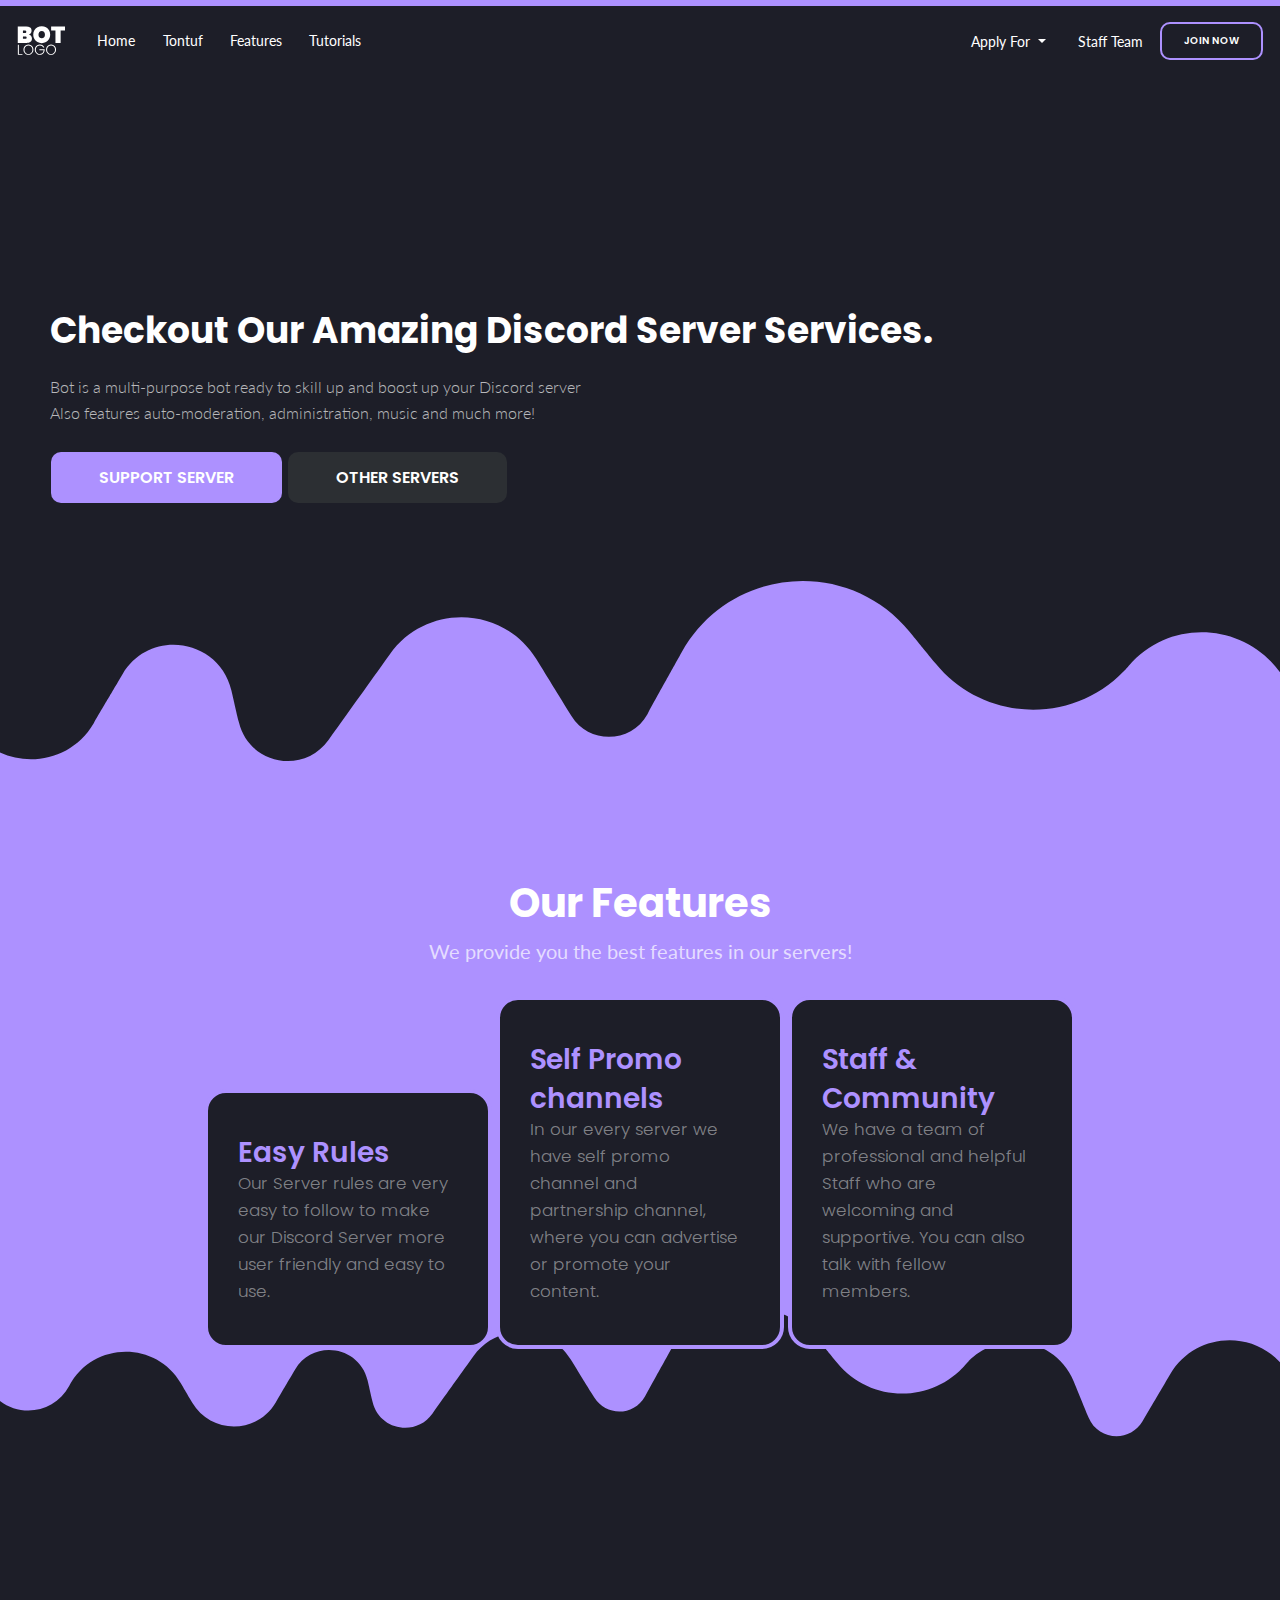
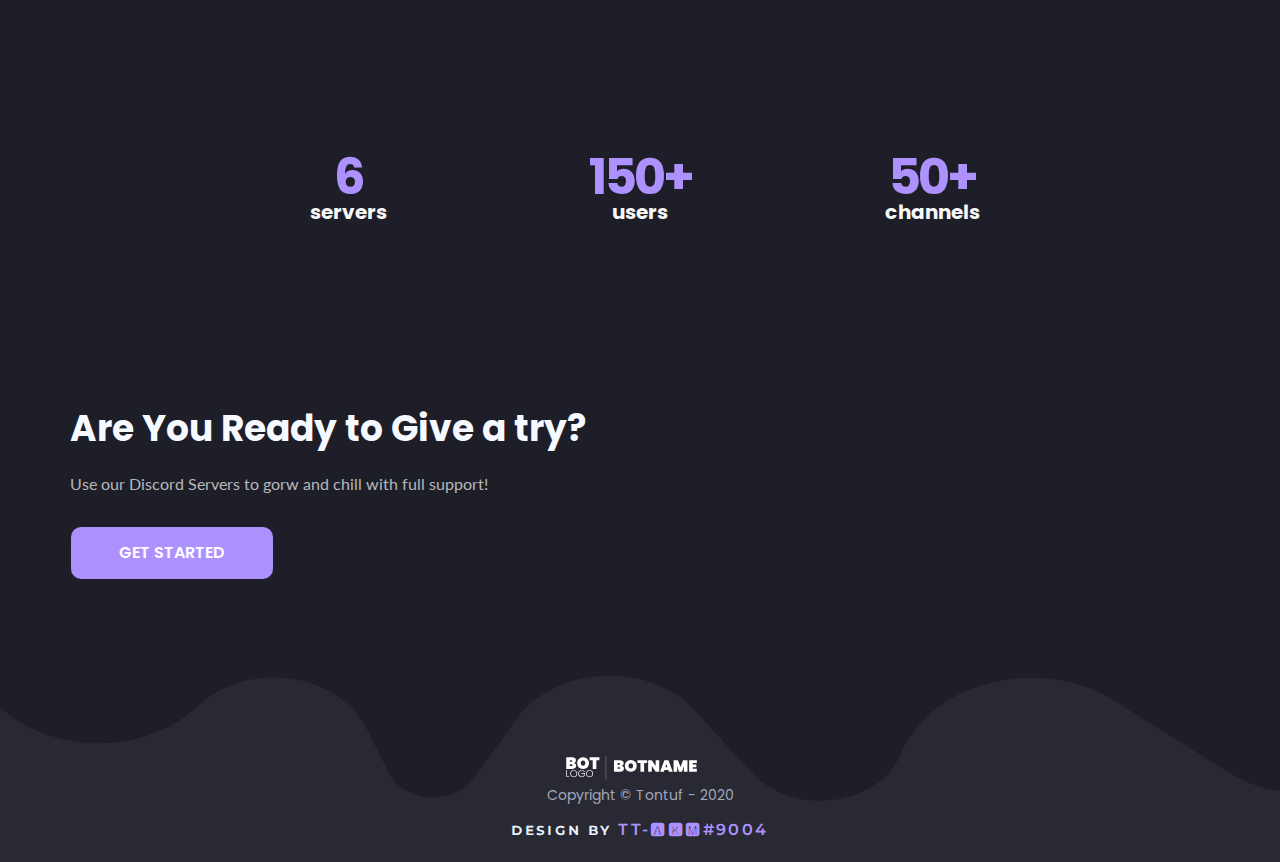
<file: index.html>
<!DOCTYPE html>
<html lang="en">

<head>
    <meta charset="UTF-8">
    <meta name="viewport" content="width=device-width, initial-scale=1, shrink-to-fit=no">
    <link rel="stylesheet" href="css/bootstrap.min.css">
    <link rel="stylesheet" href="css/main.css">
    <link rel="stylesheet" href="css/now-ui-kit.css">
    <link href="https://fonts.googleapis.com/css?family=Poppins:300,400,600,700,800,900&display=swap" rel="stylesheet">
    <link href="https://fonts.googleapis.com/css?family=Montserrat:400,600,700,800,900&display=swap" rel="stylesheet">
    <link href="https://fonts.googleapis.com/css?family=Lato:300,400,600,700,800,900&display=swap" rel="stylesheet">
    <title>Tontuf Discord Services</title>
</head>

<body>
    <nav class="navbar navbar-expand-lg bg-transparent">
        <button class="navbar-toggler" type="button" data-toggle="collapse" data-target="#navbarSupportedContent" aria-controls="navbarSupportedContent" aria-expanded="false" aria-label="Toggle navigation">
        <img src="assets/menuIcon.svg" width="20px" height="20px" style="max-width: none !important;">
    </button>
        <img src="assets/BotLogo.svg" width="50" height="50">
        <div class="collapse navbar-collapse" id="navbarSupportedContent" style="margin-left: 20px !important">
            <ul class="navbar-nav mr-auto">
                <li class="nav-item active">
                    <a class="nav-link" href="#/">Home <span class="sr-only">(current)</span></a>
                </li>
                <li class="nav-item">
                    <a class="nav-link" href="https://tontuf.blogspot.com">Tontuf</a>
                </li>
                <li class="nav-item">
                    <a class="nav-link" href="#features">Features</a>
                </li>
                <li class="nav-item">
                    <a class="nav-link" href="https://www.youtube.com/channel/UCncZ6ggCtZfEHGcJoe1hSQA">Tutorials</a>
                </li>
            </ul>
            <div class="nav-item dropdown">
                <a class="nav-link dropdown-toggle" href="#" id="navbarDropdown" role="button" data-toggle="dropdown" aria-haspopup="true" aria-expanded="false">
                Apply for
            </a>
                <div class="dropdown-menu" aria-labelledby="navbarDropdown">
                    <a class="dropdown-item" href="/commands">Alliances</a>
                    <a class="dropdown-item" href="/tutorials">Partnership</a>
                    <div class="dropdown-divider"></div>
                    <a class="dropdown-item" href="/server-settings">Staff</a>
                </div>
            </div>
            <div class="nav-item">
                <a class="nav-link" href="#">Staff Team</a>
            </div>
            <button class="btn login-btn btn-outline-accent my-2 my-sm-0" style="font-size: 10px !important;font-family: poppins !important;">JOIN NOW</button>
        </div>
    </nav>
    <div class="heading">
        <h1 class="display-5 title">Checkout Our Amazing Discord Server Services.</h1>
        <p class="subtitle">Bot is a multi-purpose bot ready to skill up and boost up your Discord server<br />Also features auto-moderation, administration, music and much more!</p>
        <a class="btn btn-primary btn-lg" href="#start_link" target="_blank" role="button">Support Server</a>
        <a class="btn btn-secondary btn-lg" href="#server_link" target="_blank" role="button">Other Servers</a>
        <br /><br /><br /><br /><br /><br />
    </div>
    <div class="features">
        <div class="title">Our Features</div>
        <div class="subtitle">We provide you the best features in our servers!</div>
        <div class="cards">
            <div class="card" style="width: 18rem;">
                <div class="card-body">
                    <h5 class="card-title">Easy Rules</h5>
                    <p class="card-text">Our Server rules are very easy to follow to make our Discord Server more user friendly and easy to use.</p>
                </div>
            </div>
            <div class="card" style="width: 18rem;">
                <div class="card-body">
                    <h5 class="card-title">Self Promo channels</h5>
                    <p class="card-text">In our every server we have self promo channel and partnership channel, where you can advertise or promote your content.</p>
                </div>
            </div>
            <div class="card" style="width: 18rem;">
                <div class="card-body">
                    <h5 class="card-title">Staff & Community</h5>
                    <p class="card-text">We have a team of professional and helpful Staff who are welcoming and supportive. You can also talk with fellow members.</p>
                </div>
            </div>
        </div>
    </div>
    <div class="statistics">
        <div class="cards">
            <div class="card statistic" style="width: 18rem;">
                <div class="card-body">
                    <p class="card-title" style="font-size: 50px !important;line-height: 15px !important;letter-spacing: -0.06em !important;font-weight: bold !important;">6</h1>
                        <p style="font-weight: bold !important;font-size: 20px !important;">servers</p>
                </div>
            </div>
            <div class="card statistic" style="width: 18rem;">
                <div class="card-body">
                    <p class="card-title" style="font-size: 50px !important;line-height: 15px !important;letter-spacing: -0.06em !important;font-weight: bold !important;">150+</h1>
                        <p style="font-weight: bold !important;font-size: 20px !important;">users</p>
                </div>
            </div>
            <div class="card statistic" style="width: 18rem;">
                <div class="card-body">
                    <p class="card-title" style="font-size: 50px !important;line-height: 15px !important;letter-spacing: -0.06em !important;font-weight: bold !important;">50+</h1>
                        <p style="font-weight: bold !important;font-size: 20px !important;">channels</p>
                </div>
            </div>
        </div>
    </div>
    <div class="page_end">
        <div class="start">
            <div class="card">
                <div class="card-body gs-card">
                    <div class="title">Are You Ready to Give a try?</div>
                    <div class="subtitle">Use our Discord Servers to gorw and chill with full support!</div>
                    <br />
                    <a class="btn btn-primary btn-lg" href="#start_link" role="button">Get started</a>
                </div><br />
            </div>
        </div>
        <div class="footer">
            <div class="bot-footer">
                <img src="assets/BotLogoWord.svg" width="150"><br /> Copyright © Tontuf - 2020
            </div><br/>
            <div class="nouridio">design by <a href="#"> TT-🅰🅺🅼#9004</a></div>
        </div>
    </div>
    <script src="https://code.jquery.com/jquery-3.3.1.slim.min.js" integrity="sha384-q8i/X+965DzO0rT7abK41JStQIAqVgRVzpbzo5smXKp4YfRvH+8abtTE1Pi6jizo" crossorigin="anonymous"></script>
    <script src="https://cdnjs.cloudflare.com/ajax/libs/popper.js/1.14.7/umd/popper.min.js" integrity="sha384-UO2eT0CpHqdSJQ6hJty5KVphtPhzWj9WO1clHTMGa3JDZwrnQq4sF86dIHNDz0W1" crossorigin="anonymous"></script>
    <script src="https://stackpath.bootstrapcdn.com/bootstrap/4.3.1/js/bootstrap.min.js" integrity="sha384-JjSmVgyd0p3pXB1rRibZUAYoIIy6OrQ6VrjIEaFf/nJGzIxFDsf4x0xIM+B07jRM" crossorigin="anonymous"></script>
    <script src="js/now-ui-kit.min.js"></script>
</body>

</html>
</file>
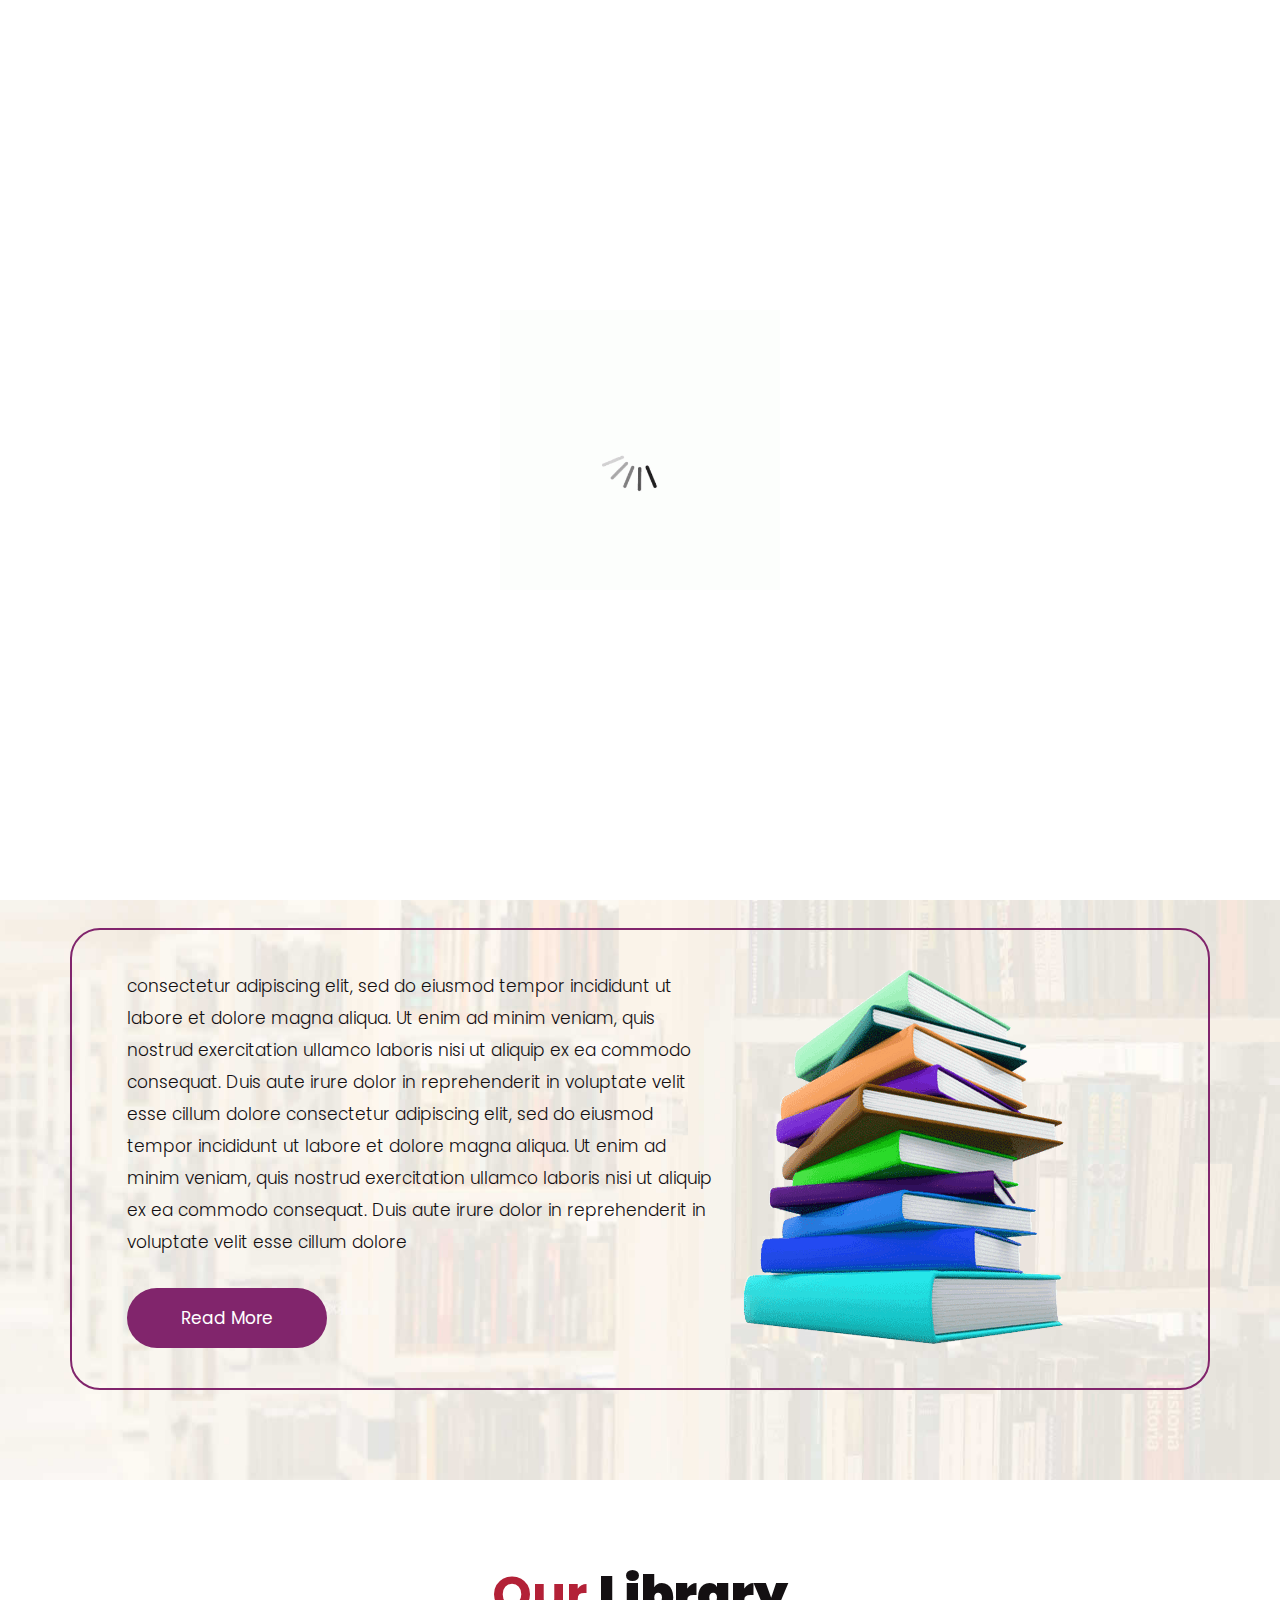
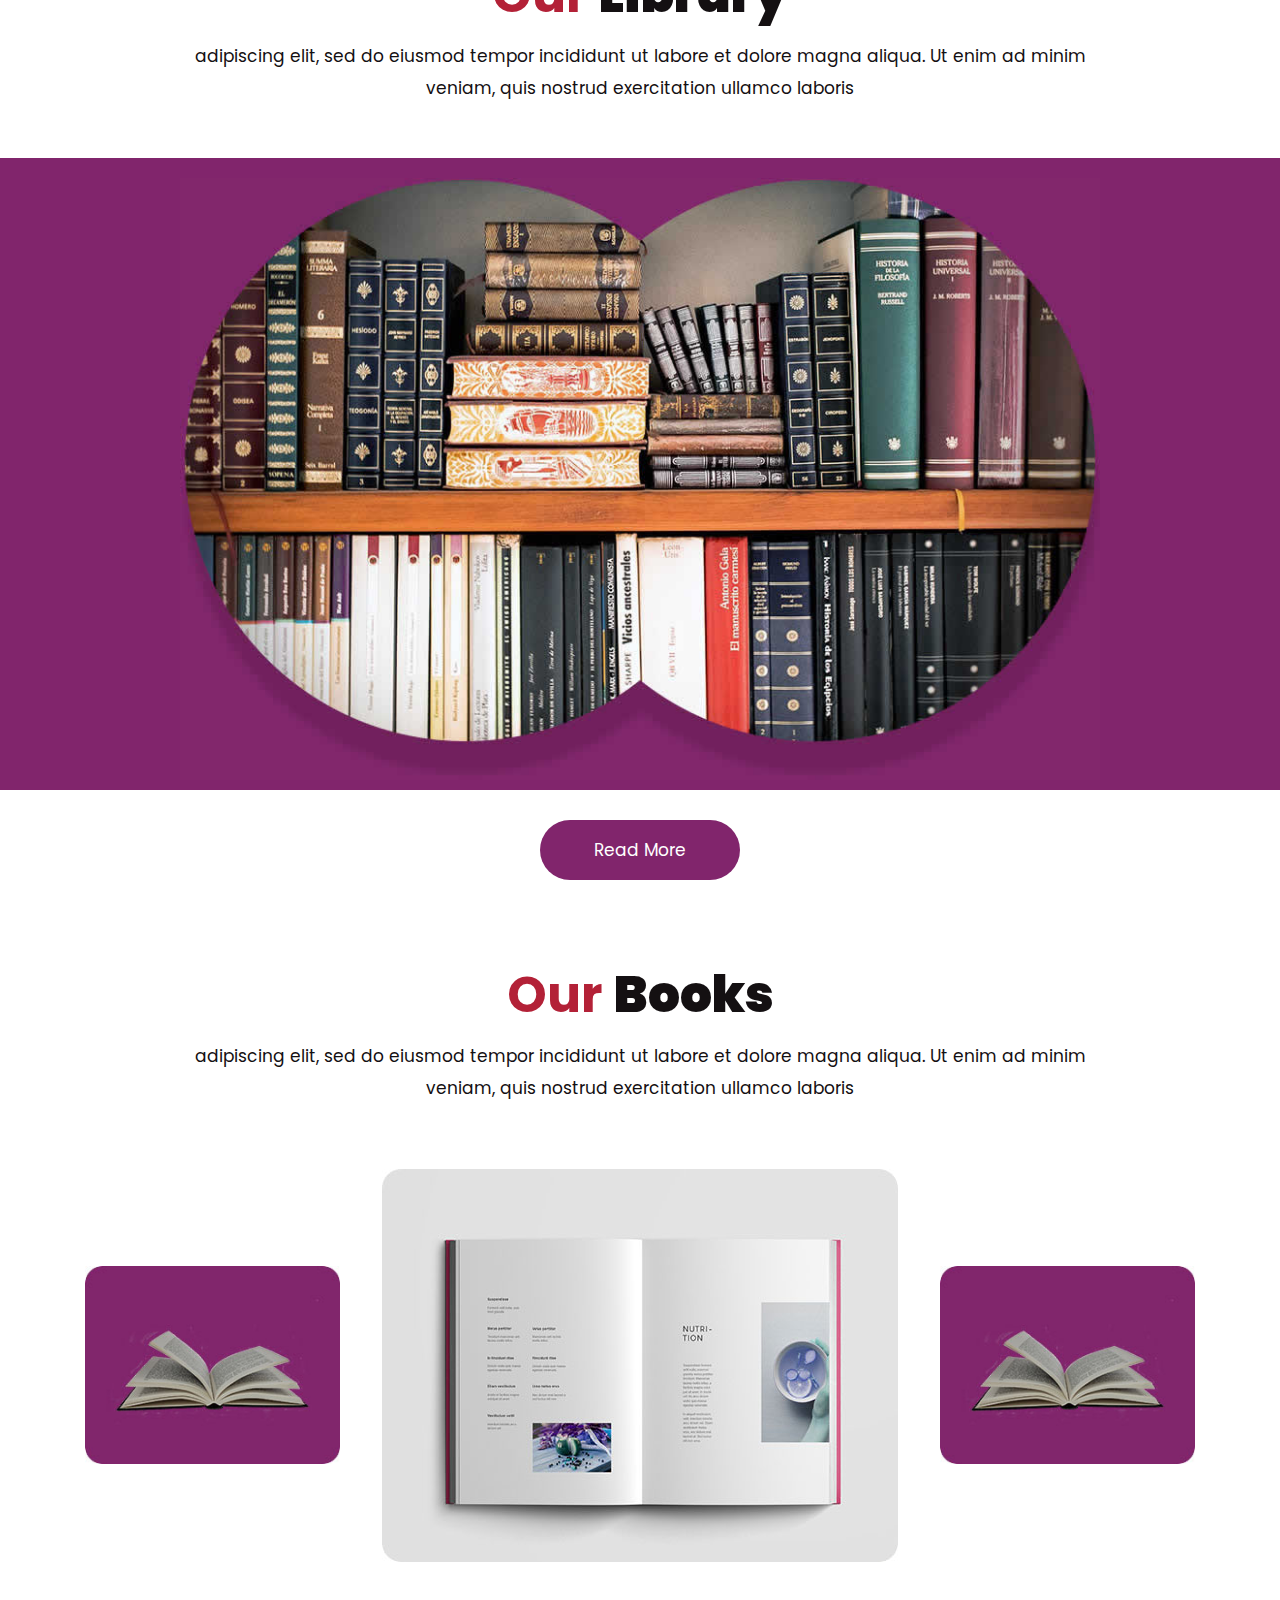
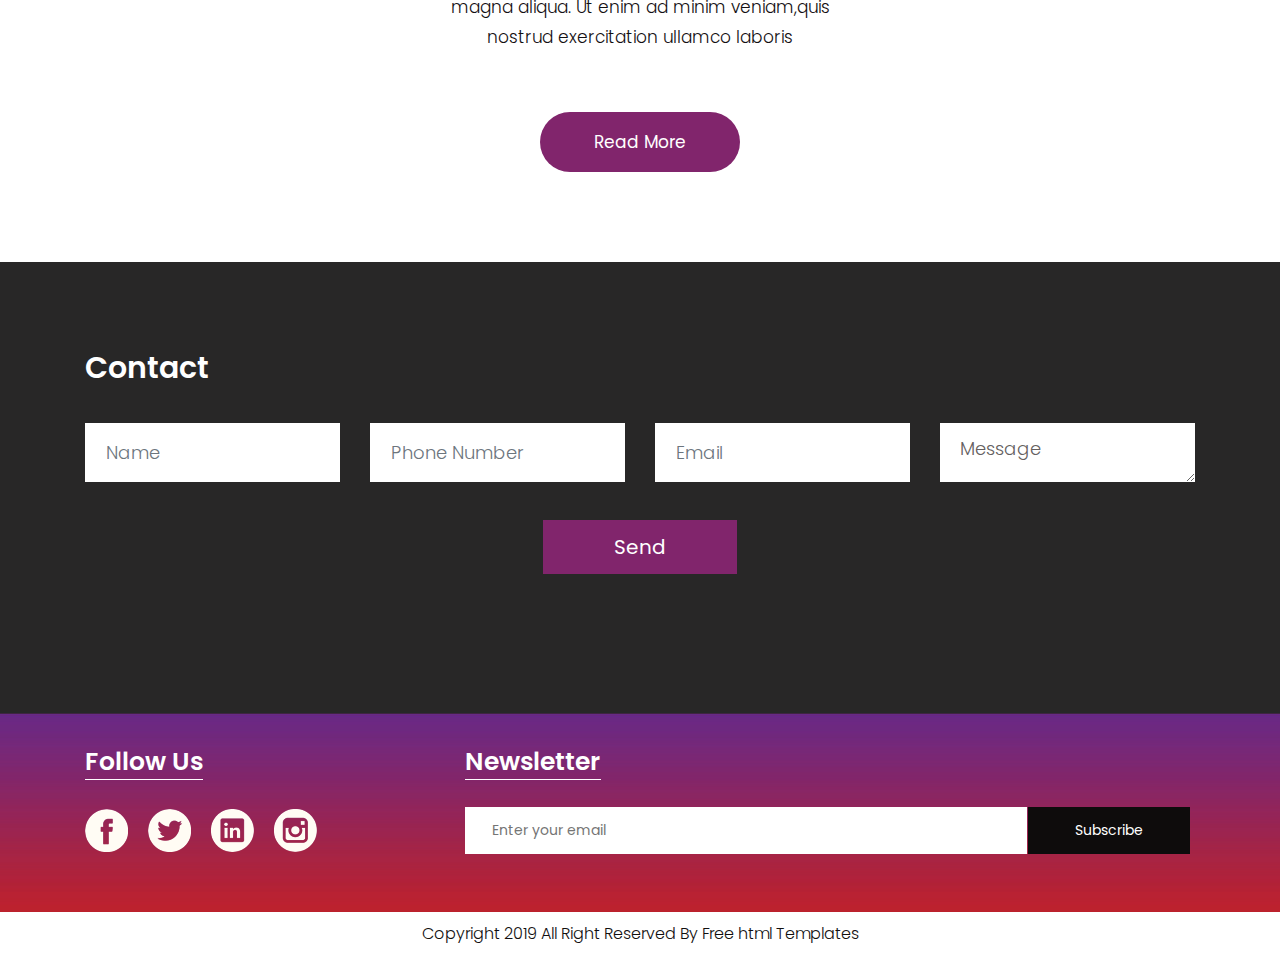
<file: self-advertisement/index.html>
<!DOCTYPE html>
<html lang="en">
   <head>
      <!-- basic -->
      <meta charset="utf-8">
      <meta http-equiv="X-UA-Compatible" content="IE=edge">
      <!-- mobile metas -->
      <meta name="viewport" content="width=device-width, initial-scale=1">
      <meta name="viewport" content="initial-scale=1, maximum-scale=1">
      <!-- site metas -->
      <title>Self Advertisement</title>
      <meta name="keywords" content="">
      <meta name="description" content="">
      <meta name="author" content="">
      <!-- bootstrap css -->
      <link rel="stylesheet" href="css/bootstrap.min.css">
      <!-- style css -->
      <link rel="stylesheet" href="css/style.css">
      <!-- Responsive-->
      <link rel="stylesheet" href="css/responsive.css">
      <!-- fevicon -->
      <link rel="icon" href="images/fevicon.png" type="image/gif" />
      <!-- Scrollbar Custom CSS -->
      <link rel="stylesheet" href="css/jquery.mCustomScrollbar.min.css">
      <!-- Tweaks for older IEs-->
      <!--[if lt IE 9]>
      <script src="https://oss.maxcdn.com/html5shiv/3.7.3/html5shiv.min.js"></script>
      <script src="https://oss.maxcdn.com/respond/1.4.2/respond.min.js"></script><![endif]-->
   </head>
   <!-- body -->
   <body class="main-layout home_page">
      <!-- loader  -->
      <div class="loader_bg">
         <div class="loader"><img src="images/loading.gif" alt="#" /></div>
      </div>
      <!-- end loader -->
      <!-- header -->
      <header>
         <!-- header inner -->
         <div class="header">
            <div class="container">
               <div class="row">
                  <div class="col-xl-3 col-lg-3 col-md-3 col-sm-3 col logo_section">
                     <div class="full">
                        <div class="center-desk">
                           <div class="logo"> <a href="index.html"><img src="images/logo.png" alt="#"></a> </div>
                        </div>
                     </div>
                  </div>
                  <div class="col-xl-9 col-lg-9 col-md-9 col-sm-9">
                     <div class="menu-area">
                        <div class="limit-box">
                           <nav class="main-menu">
                              <ul class="menu-area-main">
                                 <li class="active"> <a href="index.html">Home</a> </li>
                                 <li> <a href="about.html">About us</a> </li>
                                 <li><a href="books.html">Our Books</a></li>
                                 <li><a href="library.html">library</a></li>
                                 <li><a href="contact.html">Contact us</a></li>
                                 <li class="mean-last"> <a href="#"><img src="images/top-icon.png" alt="#" /></a> </li>
                              </ul>
                           </nav>
                        </div>
                     </div>
                  </div>
               </div>
            </div>
         </div>
         
         <!-- end header inner -->
      </header>
      <!-- end header -->
      <section class="slider_section">
         <div id="myCarousel" class="carousel slide banner-main" data-ride="carousel">
            <div class="carousel-inner">
               <div class="carousel-item active">
                  <img class="first-slide" src="images/banner.jpg" alt="First slide">
                  <div class="container">
                     <div class="carousel-caption relative">
                        <h1>The Best Libraries That<br> Every Book Lover Must<br> Visit!</h1>
                        <p>adipiscing elit, sed do eiusmod tempor incididunt ut<br> labore et dolore magna aliqua. Ut enim ad minim<br> veniam, quis nostrud exercitation </p>
                        <div class="button_section"> <a class="main_bt" href="#">Read More</a>  </div>
                        <ul class="locat_icon">
                           <li> <a href="#"><img src="icon/facebook.png"></a></li>
                           <li> <a href="#"><img src="icon/Twitter.png"></a></li>
                           <li> <a href="#"><img src="icon/linkedin.png"></a></li>
                           <li> <a href="#"><img src="icon/instagram.png"></a></li>
                        </ul>
                     </div>
                  </div>
               </div>
               <div class="carousel-item">
                  <img class="second-slide" src="images/banner.jpg" alt="Second slide">
                  <div class="container">
                     <div class="carousel-caption relative">
                        <h1>The Best Libraries That<br> Every Book Lover Must<br> Visit!</h1>
                        <p>adipiscing elit, sed do eiusmod tempor incididunt ut<br> labore et dolore magna aliqua. Ut enim ad minim<br> veniam, quis nostrud exercitation </p>
                        <div class="button_section"> <a class="main_bt" href="#">Read More</a>  </div>
                        <ul class="locat_icon">
                           <li> <a href="#"><img src="icon/facebook.png"></a></li>
                           <li> <a href="#"><img src="icon/Twitter.png"></a></li>
                           <li> <a href="#"><img src="icon/linkedin.png"></a></li>
                           <li> <a href="#"><img src="icon/instagram.png"></a></li>
                        </ul>
                     </div>
                  </div>
               </div>
               <div class="carousel-item">
                  <img class="third-slide" src="images/banner.jpg" alt="Third slide">
                  <div class="container">
                     <div class="carousel-caption relative">
                        <h1>The Best Libraries That<br> Every Book Lover Must<br> Visit!</h1>
                        <p>adipiscing elit, sed do eiusmod tempor incididunt ut<br> labore et dolore magna aliqua. Ut enim ad minim<br> veniam, quis nostrud exercitation </p>
                        <div class="button_section"> <a class="main_bt" href="#">Read More</a>  </div>
                        <ul class="locat_icon">
                           <li> <a href="#"><img src="icon/facebook.png"></a></li>
                           <li> <a href="#"><img src="icon/Twitter.png"></a></li>
                           <li> <a href="#"><img src="icon/linkedin.png"></a></li>
                           <li> <a href="#"><img src="icon/instagram.png"></a></li>
                        </ul>
                     </div>
                  </div>
               </div>
            </div>
            <a class="carousel-control-prev" href="#myCarousel" role="button" data-slide="prev">
            <span class="carousel-control-prev-icon" aria-hidden="true"></span>
            <span class="sr-only">Previous</span>
            </a>
            <a class="carousel-control-next" href="#myCarousel" role="button" data-slide="next">
            <span class="carousel-control-next-icon" aria-hidden="true"></span>
            <span class="sr-only">Next</span>
            </a>
         </div>
      </section>
      <!-- about -->
      <div class="about">
         <div class="container">
            <div class="row">
               <div class="col-md-10 offset-md-1">
                  <div class="aboutheading">
                     <h2>About <strong class="black">Us</strong></h2>
                     <span>adipiscing elit, sed do eiusmod tempor incididunt ut labore et dolore magna aliqua. Ut enim ad minim veniam, quis nostrud exercitation ullamco laboris</span>
                  </div>
               </div>
            </div>
            <div class="row border">
               <div class="col-xl-7 col-lg-7 col-md-12 col-sm-12">
                  <div class="about-box">
                     <p> consectetur adipiscing elit, sed do eiusmod tempor incididunt ut labore et dolore magna aliqua. Ut enim ad minim veniam, quis nostrud exercitation ullamco laboris nisi ut aliquip ex ea commodo consequat. Duis aute irure dolor in reprehenderit in voluptate velit esse cillum dolore consectetur adipiscing elit, sed do eiusmod tempor incididunt ut labore et dolore magna aliqua. Ut enim ad minim veniam, quis nostrud exercitation ullamco laboris nisi ut aliquip ex ea commodo consequat. Duis aute irure dolor in reprehenderit in voluptate velit esse cillum dolore</p>
                     <a href="#">Read More</a>
                  </div>
               </div>
               <div class="col-xl-5 col-lg-5 col-md-12 col-sm-12">
                  <div class="about-box">
                     <figure><img src="images/about.png" alt="img" /></figure>
                  </div>
               </div>
            </div>
         </div>
      </div>
      
      <!-- end about -->
      <!-- Library -->
      <div class="Library">
         <div class="container">
            <div class="row">
               <div class="col-md-10 offset-md-1">
                  <div class="titlepage">
                     <h2>Our <strong class="black">Library </strong></h2>
                     <span>adipiscing elit, sed do eiusmod tempor incididunt ut labore et dolore magna aliqua. Ut enim ad minim veniam, quis nostrud exercitation ullamco laboris</span> 
                  </div>
               </div>
            </div>
         </div>
         <div class="bg">
            <div class="container">
               <div class="row">
                  <div class="col-md-10 offset-md-1">
                     <div class="Library-box">
                        <figure><img src="images/Library-.jpg" alt="#"/></figure>
                     </div>
                  </div>
               </div>
            </div>
         </div>
         <div class="container">
            <div class="row">
               <div class="col-md-12">
                  <div class="read-more">
                     <a href="#">Read More</a>
                  </div>
               </div>
            </div>
         </div>
      </div>
      <!-- end Library -->
      <!--Books -->
      <div class="Books">
         <div class="container">
            <div class="row">
               <div class="col-md-10 offset-md-1">
                  <div class="titlepage">
                     <h2>Our <strong class="black">Books </strong></h2>
                     <span>adipiscing elit, sed do eiusmod tempor incididunt ut labore et dolore magna aliqua. Ut enim ad minim veniam, quis nostrud exercitation ullamco laboris</span> 
                  </div>
               </div>
            </div>
            <div class="row box">
               <div class="col-xl-3 col-lg-3 col-md-3 col-sm-12">
                  <div class="book-box">
                     <figure><img src="images/book-1.jpg" alt="img"/></figure>
                  </div>
               </div>
               <div class="col-xl-6 col-lg-6 col-md-6 col-sm-12">
                  <div class="book-box">
                     <figure><img src="images/book-2.jpg" alt="img"/></figure>
                  </div>
               </div>
               <div class="col-xl-3 col-lg-3 col-md-3 col-sm-12">
                  <div class="book-box">
                     <figure><img src="images/book-1.jpg" alt="img"/></figure>
                  </div>
               </div>
               <div class="col-md-6 offset-md-3">
                  <p>magna aliqua. Ut enim ad minim veniam,quis nostrud exercitation ullamco laboris</p>
               </div>
            </div>
            <div class="container">
               <div class="row">
                  <div class="col-md-12">
                     <div class="read-more">
                        <a href="#">Read More</a>
                     </div>
                  </div>
               </div>
            </div>
         </div>
      </div>
      <!-- end Books -->
      <!-- Contact -->
      <div class="Contact">
         <div class="container">
            <div class="row">
               <div class="col-md-12">
                  <div class="titlepage3">
                     <h2>Contact</h2>
                  </div>
               </div>
            </div>
            <div class="row">
               <div class="col-xl-12 col-lg-12 col-md-12 col-sm-12">
                  <form>
                     <div class="row">
                        <div class="col-xl-3 col-lg-3 col-md-3 col-sm-12">
                           <input class="form-control" placeholder="Name" type="Name">
                        </div>
                        <div class="col-xl-3 col-lg-3 col-md-3 col-sm-12">
                           <input class="form-control" placeholder="Phone Number" type="Phone Number">
                        </div>
                        <div class="col-xl-3 col-lg-3 col-md-3 col-sm-12">
                           <input class="form-control" placeholder="Email" type="Email">
                        </div>
                        <div class="col-xl-3 col-lg-3 col-md-3 col-sm-12">
                           <textarea class="textarea" placeholder="Message">Message</textarea>
                        </div>
                     </div>
                  </form>
               </div>
               <button class="send-btn">Send</button>
            </div>
         </div>
      </div>
      <!-- end Contact -->
      <!-- footer -->
      <footer>
         <div class="footer">
            <div class="container">
               <div class="row pdn-top-30">
                  <div class="col-xl-4 col-lg-4 col-md-4 col-sm-12">
                     <div class="Follow">
                        <h3>Follow Us</h3>
                     </div>
                     <ul class="location_icon">
                        <li> <a href="#"><img src="icon/facebook.png"></a></li>
                        <li> <a href="#"><img src="icon/Twitter.png"></a></li>
                        <li> <a href="#"><img src="icon/linkedin.png"></a></li>
                        <li> <a href="#"><img src="icon/instagram.png"></a></li>
                     </ul>
                  </div>
                  <div class="col-xl-8 col-lg-8 col-md-8 col-sm-12">
                     <div class="Follow">
                        <h3>Newsletter</h3>
                     </div>
                     <input class="Newsletter" placeholder="Enter your email" type="Enter your email">
                     <button class="Subscribe">Subscribe</button>
                  </div>
               </div>
            </div>
         </div>
         <div class="copyright">
            <div class="container">
               <p>Copyright 2019 All Right Reserved By <a href="https://html.design/">Free html Templates</a></p>
            </div>
         </div>
      </footer>
      <!-- end footer -->
      <!-- Javascript files-->
      <script src="js/jquery.min.js"></script>
      <script src="js/popper.min.js"></script>
      <script src="js/bootstrap.bundle.min.js"></script>
      <script src="js/jquery-3.0.0.min.js"></script>
      <script src="js/plugin.js"></script>
      <!-- sidebar -->
      <script src="js/jquery.mCustomScrollbar.concat.min.js"></script>
      <script src="js/custom.js"></script>
   </body>
</html>
</file>
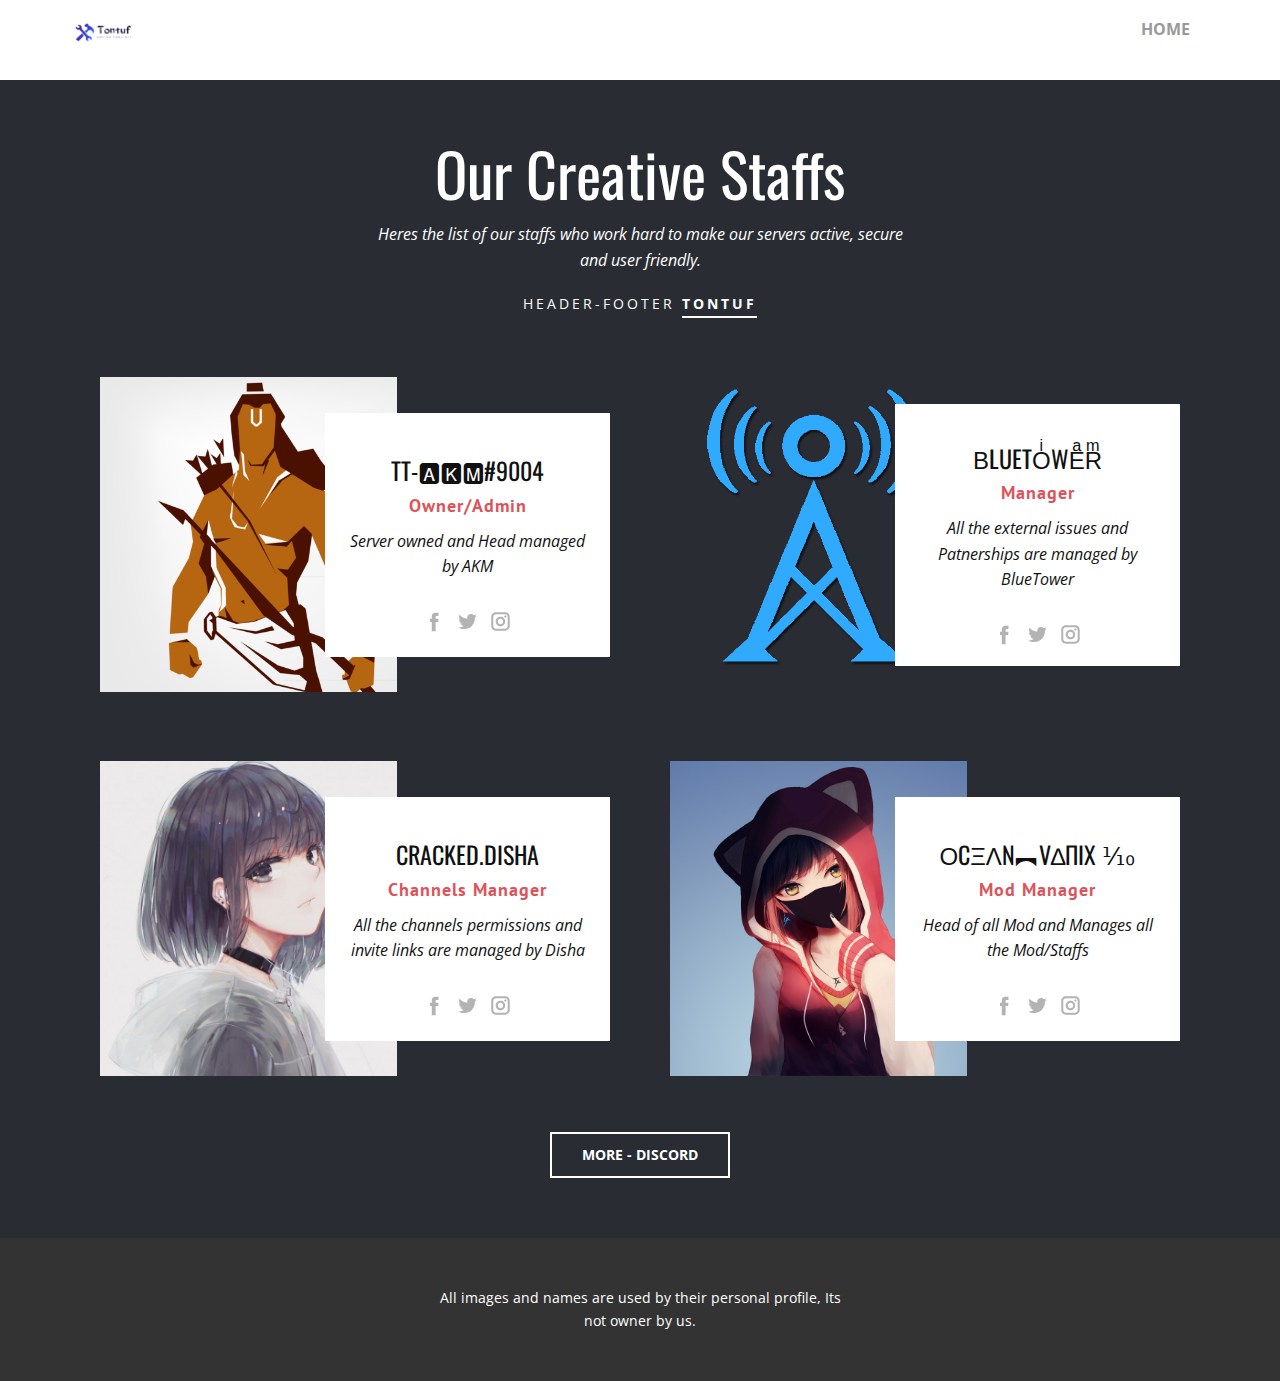
<file: staffs/index.html>
<!DOCTYPE html>
<html style="font-size: 16px;">

<head>
    <meta name="viewport" content="width=device-width, initial-scale=1.0">
    <meta charset="utf-8">
    <meta name="keywords" content="Our Creative Team">
    <meta name="description" content="">
    <meta name="page_type" content="np-template-header-footer-from-plugin">
    <title>Our Staffs</title>
    <link rel="stylesheet" href="nicepage.css" media="screen">
    <link rel="stylesheet" href="Page-7.css" media="screen">
    <script class="u-script" type="text/javascript" src="jquery-1.9.1.min.js" defer=""></script>
    <script class="u-script" type="text/javascript" src="nicepage.js" defer=""></script>
    <meta name="generator" content="Nicepage 2.28.7, nicepage.com">
    <link id="u-theme-google-font" rel="stylesheet" href="https://fonts.googleapis.com/css?family=Roboto:100,100i,300,300i,400,400i,500,500i,700,700i,900,900i|Open+Sans:300,300i,400,400i,600,600i,700,700i,800,800i">
    <link id="u-page-google-font" rel="stylesheet" href="https://fonts.googleapis.com/css?family=Oswald:200,300,400,500,600,700|PT+Sans:400,400i,700,700i">


    <script type="application/ld+json">
        {
            "@context": "http://schema.org",
            "@type": "Organization",
            "name": "",
            "url": "index.html",
            "logo": "images/default-logo.png"
        }
    </script>
    <meta property="og:title" content="Page 7">
    <meta property="og:type" content="website">
    <meta name="theme-color" content="#428647">
    <link rel="canonical" href="index.html">
    <meta property="og:url" content="index.html">
</head>

<body data-home-page="https://website134482.nicepage.io/Page-7.html?version=e91b4b99-9c6a-4ef7-80f7-ad948fba7b27" data-home-page-title="Our Staffs" class="u-body">
    <header class="u-clearfix u-header" id="sec-623e">
        <div class="u-clearfix u-sheet u-sheet-1">
            <a href="#" class="u-image u-logo u-image-1">
                <img src="images/Tontuf.png" class="u-logo-image u-logo-image-1">
            </a>
            <nav class="u-menu u-menu-dropdown u-offcanvas u-menu-1">
                <div class="menu-collapse" style="font-size: 1rem; letter-spacing: 0; font-weight: 700; text-transform: uppercase;" wfd-invisible="true">
                    <a class="u-button-style u-custom-left-right-menu-spacing u-custom-padding-bottom u-custom-top-bottom-menu-spacing u-nav-link u-text-active-white u-text-grey-40 u-text-hover-grey-70" href="#">
                        <svg><use xlink:href="#menu-hamburger"></use></svg>
                        <svg version="1.1" xmlns="http://www.w3.org/2000/svg" xmlns:xlink="http://www.w3.org/1999/xlink"><defs><symbol id="menu-hamburger" viewBox="0 0 16 16" style="width: 16px; height: 16px;"><rect y="1" width="16" height="2"></rect><rect y="7" width="16" height="2"></rect><rect y="13" width="16" height="2"></rect>
</symbol>
</defs></svg>
                    </a>
                </div>
                <div class="u-custom-menu u-nav-container" wfd-invisible="true">
                    <ul class="u-nav u-spacing-0 u-unstyled u-nav-1">
                        <li class="u-nav-item"><a class="u-button-style u-nav-link u-text-active-white u-text-grey-40 u-text-hover-grey-70" href="#" style="padding: 10px 20px;">home</a>
                        </li>
                    </ul>
                </div>
                <div class="u-custom-menu u-nav-container-collapse" wfd-invisible="true">
                    <div class="u-black u-container-style u-inner-container-layout u-opacity u-opacity-95 u-sidenav">
                        <div class="u-menu-close"></div>
                        <ul class="u-align-center u-nav u-popupmenu-items u-unstyled u-nav-2">
                            <li class="u-nav-item"><a class="u-button-style u-nav-link" href="home.html" style="padding: 10px 20px;">home</a>
                            </li>
                        </ul>
                    </div>
                    <div class="u-black u-menu-overlay u-opacity u-opacity-70" wfd-invisible="true"></div>
                </div>
            </nav>
        </div>
    </header>
    <section class="u-align-center u-clearfix u-palette-5-dark-3 u-section-1" id="carousel_bd70">
        <div class="u-clearfix u-sheet u-valign-middle-lg u-valign-middle-sm u-valign-middle-xl u-valign-middle-xs u-sheet-1">
            <h1 class="u-custom-font u-font-oswald u-text u-text-1">Our Creative Staffs</h1>
            <p class="u-text u-text-2">Heres the list of our staffs who work hard to make our servers active, secure and user friendly.</p>
            <p class="u-text u-text-default u-text-3">Header-Footer <b>
            <a href="https://tontuf.blogspot.com" class="u-border-2 u-border-white u-btn u-button-style u-none u-text-body-alt-color u-btn-1">Tontuf</a></b>
            </p>
            <div class="u-expanded-width-xl u-expanded-width-xs u-list u-repeater u-list-1">
                <div class="u-container-style u-list-item u-repeater-item">
                    <div class="u-container-layout u-similar-container u-valign-middle-lg u-valign-middle-md u-valign-middle-xl u-container-layout-1">
                        <img class="u-expand-resize u-image u-image-1" src="images/akm.png">
                        <div class="u-container-style u-group u-white u-group-1">
                            <div class="u-container-layout u-valign-middle u-container-layout-2">
                                <h4 class="u-align-center u-custom-font u-font-oswald u-text u-text-4">TT-🅰🅺🅼#9004</h4>
                                <h6 class="u-align-center u-custom-font u-font-pt-sans u-text u-text-palette-2-base u-text-5">Owner/Admin</h6>
                                <p class="u-align-center u-text u-text-6">Server owned and Head managed by AKM</p>
                                <div class="u-social-icons u-spacing-10 u-text-grey-30 u-social-icons-1">
                                    <a class="u-social-url" target="_blank" href="#"><span class="u-icon u-icon-circle u-social-facebook u-social-type-logo u-icon-1"><svg class="u-svg-link" preserveAspectRatio="xMidYMin slice" viewBox="0 0 112 112" style=""><use xlink:href="#svg-50ef"></use></svg><svg xmlns="http://www.w3.org/2000/svg" xmlns:xlink="http://www.w3.org/1999/xlink" version="1.1" xml:space="preserve" class="u-svg-content" viewBox="0 0 112 112" x="0px" y="0px" id="svg-50ef"><path d="M75.5,28.8H65.4c-1.5,0-4,0.9-4,4.3v9.4h13.9l-1.5,15.8H61.4v45.1H42.8V58.3h-8.8V42.4h8.8V32.2 c0-7.4,3.4-18.8,18.8-18.8h13.8v15.4H75.5z"></path></svg></span>
                    </a>
                                    <a class="u-social-url" target="_blank" href="#"><span class="u-icon u-icon-circle u-social-twitter u-social-type-logo u-icon-2"><svg class="u-svg-link" preserveAspectRatio="xMidYMin slice" viewBox="0 0 112 112" style=""><use xlink:href="#svg-956b"></use></svg><svg xmlns="http://www.w3.org/2000/svg" xmlns:xlink="http://www.w3.org/1999/xlink" version="1.1" xml:space="preserve" class="u-svg-content" viewBox="0 0 112 112" x="0px" y="0px" id="svg-956b"><path d="M92.2,38.2c0,0.8,0,1.6,0,2.3c0,24.3-18.6,52.4-52.6,52.4c-10.6,0.1-20.2-2.9-28.5-8.2 c1.4,0.2,2.9,0.2,4.4,0.2c8.7,0,16.7-2.9,23-7.9c-8.1-0.2-14.9-5.5-17.3-12.8c1.1,0.2,2.4,0.2,3.4,0.2c1.6,0,3.3-0.2,4.8-0.7 c-8.4-1.6-14.9-9.2-14.9-18c0-0.2,0-0.2,0-0.2c2.5,1.4,5.4,2.2,8.4,2.3c-5-3.3-8.3-8.9-8.3-15.4c0-3.4,1-6.5,2.5-9.2 c9.1,11.1,22.7,18.5,38,19.2c-0.2-1.4-0.4-2.8-0.4-4.3c0.1-10,8.3-18.2,18.5-18.2c5.4,0,10.1,2.2,13.5,5.7c4.3-0.8,8.1-2.3,11.7-4.5 c-1.4,4.3-4.3,7.9-8.1,10.1c3.7-0.4,7.3-1.4,10.6-2.9C98.9,32.3,95.7,35.5,92.2,38.2z"></path></svg></span>
                    </a>
                                    <a class="u-social-url" target="_blank" href="#"><span class="u-icon u-icon-circle u-social-instagram u-social-type-logo u-icon-3"><svg class="u-svg-link" preserveAspectRatio="xMidYMin slice" viewBox="0 0 112 112" style=""><use xlink:href="#svg-736d"></use></svg><svg xmlns="http://www.w3.org/2000/svg" xmlns:xlink="http://www.w3.org/1999/xlink" version="1.1" xml:space="preserve" class="u-svg-content" viewBox="0 0 112 112" x="0px" y="0px" id="svg-736d"><path d="M55.9,32.9c-12.8,0-23.2,10.4-23.2,23.2s10.4,23.2,23.2,23.2s23.2-10.4,23.2-23.2S68.7,32.9,55.9,32.9z M55.9,69.4c-7.4,0-13.3-6-13.3-13.3c-0.1-7.4,6-13.3,13.3-13.3s13.3,6,13.3,13.3C69.3,63.5,63.3,69.4,55.9,69.4z"></path><path d="M79.7,26.8c-3,0-5.4,2.5-5.4,5.4s2.5,5.4,5.4,5.4c3,0,5.4-2.5,5.4-5.4S82.7,26.8,79.7,26.8z"></path><path d="M78.2,11H33.5C21,11,10.8,21.3,10.8,33.7v44.7c0,12.6,10.2,22.8,22.7,22.8h44.7c12.6,0,22.7-10.2,22.7-22.7 V33.7C100.8,21.1,90.6,11,78.2,11z M91,78.4c0,7.1-5.8,12.8-12.8,12.8H33.5c-7.1,0-12.8-5.8-12.8-12.8V33.7 c0-7.1,5.8-12.8,12.8-12.8h44.7c7.1,0,12.8,5.8,12.8,12.8V78.4z"></path></svg></span>
                    </a>
                                </div>
                            </div>
                        </div>
                    </div>
                </div>
                <div class="u-align-center u-container-style u-list-item u-repeater-item">
                    <div class="u-container-layout u-similar-container u-valign-middle-lg u-valign-middle-md u-valign-middle-xl u-container-layout-3">
                        <img class="u-expand-resize u-image u-image-2" src="images/BlueTower.png">
                        <div class="u-container-style u-group u-white u-group-2">
                            <div class="u-container-layout u-valign-middle u-container-layout-4">
                                <h4 class="u-custom-font u-font-oswald u-text u-text-default u-text-7">βlueToͥweͣrͫ</h4>
                                <h6 class="u-align-center u-custom-font u-font-pt-sans u-text u-text-palette-2-base u-text-8">Manager</h6>
                                <p class="u-align-center u-text u-text-default u-text-9">All the external issues and Patnerships are managed by BlueTower</p>
                                <div class="u-social-icons u-spacing-10 u-text-grey-30 u-social-icons-2">
                                    <a class="u-social-url" target="_blank" href=""><span class="u-icon u-icon-circle u-social-facebook u-social-type-logo u-icon-4"><svg class="u-svg-link" preserveAspectRatio="xMidYMin slice" viewBox="0 0 112 112" style=""><use xlink:href="#svg-50ef"></use></svg><svg xmlns="http://www.w3.org/2000/svg" xmlns:xlink="http://www.w3.org/1999/xlink" version="1.1" xml:space="preserve" class="u-svg-content" viewBox="0 0 112 112" x="0px" y="0px" id="svg-50ef"><path d="M75.5,28.8H65.4c-1.5,0-4,0.9-4,4.3v9.4h13.9l-1.5,15.8H61.4v45.1H42.8V58.3h-8.8V42.4h8.8V32.2 c0-7.4,3.4-18.8,18.8-18.8h13.8v15.4H75.5z"></path></svg></span>
                    </a>
                                    <a class="u-social-url" target="_blank" href=""><span class="u-icon u-icon-circle u-social-twitter u-social-type-logo u-icon-5"><svg class="u-svg-link" preserveAspectRatio="xMidYMin slice" viewBox="0 0 112 112" style=""><use xlink:href="#svg-956b"></use></svg><svg xmlns="http://www.w3.org/2000/svg" xmlns:xlink="http://www.w3.org/1999/xlink" version="1.1" xml:space="preserve" class="u-svg-content" viewBox="0 0 112 112" x="0px" y="0px" id="svg-956b"><path d="M92.2,38.2c0,0.8,0,1.6,0,2.3c0,24.3-18.6,52.4-52.6,52.4c-10.6,0.1-20.2-2.9-28.5-8.2 c1.4,0.2,2.9,0.2,4.4,0.2c8.7,0,16.7-2.9,23-7.9c-8.1-0.2-14.9-5.5-17.3-12.8c1.1,0.2,2.4,0.2,3.4,0.2c1.6,0,3.3-0.2,4.8-0.7 c-8.4-1.6-14.9-9.2-14.9-18c0-0.2,0-0.2,0-0.2c2.5,1.4,5.4,2.2,8.4,2.3c-5-3.3-8.3-8.9-8.3-15.4c0-3.4,1-6.5,2.5-9.2 c9.1,11.1,22.7,18.5,38,19.2c-0.2-1.4-0.4-2.8-0.4-4.3c0.1-10,8.3-18.2,18.5-18.2c5.4,0,10.1,2.2,13.5,5.7c4.3-0.8,8.1-2.3,11.7-4.5 c-1.4,4.3-4.3,7.9-8.1,10.1c3.7-0.4,7.3-1.4,10.6-2.9C98.9,32.3,95.7,35.5,92.2,38.2z"></path></svg></span>
                    </a>
                                    <a class="u-social-url" target="_blank" href=""><span class="u-icon u-icon-circle u-social-instagram u-social-type-logo u-icon-6"><svg class="u-svg-link" preserveAspectRatio="xMidYMin slice" viewBox="0 0 112 112" style=""><use xlink:href="#svg-736d"></use></svg><svg xmlns="http://www.w3.org/2000/svg" xmlns:xlink="http://www.w3.org/1999/xlink" version="1.1" xml:space="preserve" class="u-svg-content" viewBox="0 0 112 112" x="0px" y="0px" id="svg-736d"><path d="M55.9,32.9c-12.8,0-23.2,10.4-23.2,23.2s10.4,23.2,23.2,23.2s23.2-10.4,23.2-23.2S68.7,32.9,55.9,32.9z M55.9,69.4c-7.4,0-13.3-6-13.3-13.3c-0.1-7.4,6-13.3,13.3-13.3s13.3,6,13.3,13.3C69.3,63.5,63.3,69.4,55.9,69.4z"></path><path d="M79.7,26.8c-3,0-5.4,2.5-5.4,5.4s2.5,5.4,5.4,5.4c3,0,5.4-2.5,5.4-5.4S82.7,26.8,79.7,26.8z"></path><path d="M78.2,11H33.5C21,11,10.8,21.3,10.8,33.7v44.7c0,12.6,10.2,22.8,22.7,22.8h44.7c12.6,0,22.7-10.2,22.7-22.7 V33.7C100.8,21.1,90.6,11,78.2,11z M91,78.4c0,7.1-5.8,12.8-12.8,12.8H33.5c-7.1,0-12.8-5.8-12.8-12.8V33.7 c0-7.1,5.8-12.8,12.8-12.8h44.7c7.1,0,12.8,5.8,12.8,12.8V78.4z"></path></svg></span>
                    </a>
                                </div>
                            </div>
                        </div>
                    </div>
                </div>
                <div class="u-container-style u-list-item u-repeater-item">
                    <div class="u-container-layout u-similar-container u-valign-middle-lg u-valign-middle-md u-valign-middle-xl u-container-layout-5">
                        <img class="u-expand-resize u-image u-image-3" src="images/disha.jpg">
                        <div class="u-align-center u-container-style u-group u-white u-group-3">
                            <div class="u-container-layout u-valign-middle u-container-layout-6">
                                <h4 class="u-custom-font u-font-oswald u-text u-text-default u-text-10">cracked.disha</h4>
                                <h6 class="u-align-center u-custom-font u-font-pt-sans u-text u-text-palette-2-base u-text-11">Channels Manager</h6>
                                <p class="u-align-center u-text u-text-default u-text-12">All the channels permissions and invite links are managed by Disha</p>
                                <div class="u-social-icons u-spacing-10 u-text-grey-30 u-social-icons-3">
                                    <a class="u-social-url" target="_blank" href=""><span class="u-icon u-icon-circle u-social-facebook u-social-type-logo u-icon-7"><svg class="u-svg-link" preserveAspectRatio="xMidYMin slice" viewBox="0 0 112 112" style=""><use xlink:href="#svg-50ef"></use></svg><svg xmlns="http://www.w3.org/2000/svg" xmlns:xlink="http://www.w3.org/1999/xlink" version="1.1" xml:space="preserve" class="u-svg-content" viewBox="0 0 112 112" x="0px" y="0px" id="svg-50ef"><path d="M75.5,28.8H65.4c-1.5,0-4,0.9-4,4.3v9.4h13.9l-1.5,15.8H61.4v45.1H42.8V58.3h-8.8V42.4h8.8V32.2 c0-7.4,3.4-18.8,18.8-18.8h13.8v15.4H75.5z"></path></svg></span>
                    </a>
                                    <a class="u-social-url" target="_blank" href=""><span class="u-icon u-icon-circle u-social-twitter u-social-type-logo u-icon-8"><svg class="u-svg-link" preserveAspectRatio="xMidYMin slice" viewBox="0 0 112 112" style=""><use xlink:href="#svg-956b"></use></svg><svg xmlns="http://www.w3.org/2000/svg" xmlns:xlink="http://www.w3.org/1999/xlink" version="1.1" xml:space="preserve" class="u-svg-content" viewBox="0 0 112 112" x="0px" y="0px" id="svg-956b"><path d="M92.2,38.2c0,0.8,0,1.6,0,2.3c0,24.3-18.6,52.4-52.6,52.4c-10.6,0.1-20.2-2.9-28.5-8.2 c1.4,0.2,2.9,0.2,4.4,0.2c8.7,0,16.7-2.9,23-7.9c-8.1-0.2-14.9-5.5-17.3-12.8c1.1,0.2,2.4,0.2,3.4,0.2c1.6,0,3.3-0.2,4.8-0.7 c-8.4-1.6-14.9-9.2-14.9-18c0-0.2,0-0.2,0-0.2c2.5,1.4,5.4,2.2,8.4,2.3c-5-3.3-8.3-8.9-8.3-15.4c0-3.4,1-6.5,2.5-9.2 c9.1,11.1,22.7,18.5,38,19.2c-0.2-1.4-0.4-2.8-0.4-4.3c0.1-10,8.3-18.2,18.5-18.2c5.4,0,10.1,2.2,13.5,5.7c4.3-0.8,8.1-2.3,11.7-4.5 c-1.4,4.3-4.3,7.9-8.1,10.1c3.7-0.4,7.3-1.4,10.6-2.9C98.9,32.3,95.7,35.5,92.2,38.2z"></path></svg></span>
                    </a>
                                    <a class="u-social-url" target="_blank" href=""><span class="u-icon u-icon-circle u-social-instagram u-social-type-logo u-icon-9"><svg class="u-svg-link" preserveAspectRatio="xMidYMin slice" viewBox="0 0 112 112" style=""><use xlink:href="#svg-736d"></use></svg><svg xmlns="http://www.w3.org/2000/svg" xmlns:xlink="http://www.w3.org/1999/xlink" version="1.1" xml:space="preserve" class="u-svg-content" viewBox="0 0 112 112" x="0px" y="0px" id="svg-736d"><path d="M55.9,32.9c-12.8,0-23.2,10.4-23.2,23.2s10.4,23.2,23.2,23.2s23.2-10.4,23.2-23.2S68.7,32.9,55.9,32.9z M55.9,69.4c-7.4,0-13.3-6-13.3-13.3c-0.1-7.4,6-13.3,13.3-13.3s13.3,6,13.3,13.3C69.3,63.5,63.3,69.4,55.9,69.4z"></path><path d="M79.7,26.8c-3,0-5.4,2.5-5.4,5.4s2.5,5.4,5.4,5.4c3,0,5.4-2.5,5.4-5.4S82.7,26.8,79.7,26.8z"></path><path d="M78.2,11H33.5C21,11,10.8,21.3,10.8,33.7v44.7c0,12.6,10.2,22.8,22.7,22.8h44.7c12.6,0,22.7-10.2,22.7-22.7 V33.7C100.8,21.1,90.6,11,78.2,11z M91,78.4c0,7.1-5.8,12.8-12.8,12.8H33.5c-7.1,0-12.8-5.8-12.8-12.8V33.7 c0-7.1,5.8-12.8,12.8-12.8h44.7c7.1,0,12.8,5.8,12.8,12.8V78.4z"></path></svg></span>
                    </a>
                                </div>
                            </div>
                        </div>
                    </div>
                </div>
                <div class="u-align-center u-container-style u-list-item u-repeater-item">
                    <div class="u-container-layout u-similar-container u-valign-middle-lg u-valign-middle-md u-valign-middle-xl u-container-layout-5">
                        <img class="u-expand-resize u-image u-image-3" src="images/vanix.jpg">
                        <div class="u-container-style u-group u-white u-group-3">
                            <div class="u-container-layout u-valign-middle u-container-layout-6">
                                <h4 class="u-custom-font u-font-oswald u-text u-text-default u-text-10">ΟCΞΛN︻V∆ΠIX ⅒</h4>
                                <h6 class="u-align-center u-custom-font u-font-pt-sans u-text u-text-palette-2-base u-text-11">Mod Manager</h6>
                                <p class="u-align-center u-text u-text-default u-text-12">Head of all Mod and Manages all the Mod/Staffs</p>
                                <div class="u-social-icons u-spacing-10 u-text-grey-30 u-social-icons-3">
                                    <a class="u-social-url" target="_blank" href=""><span class="u-icon u-icon-circle u-social-facebook u-social-type-logo u-icon-7"><svg class="u-svg-link" preserveAspectRatio="xMidYMin slice" viewBox="0 0 112 112" style=""><use xlink:href="#svg-50ef"></use></svg><svg xmlns="http://www.w3.org/2000/svg" xmlns:xlink="http://www.w3.org/1999/xlink" version="1.1" xml:space="preserve" class="u-svg-content" viewBox="0 0 112 112" x="0px" y="0px" id="svg-50ef"><path d="M75.5,28.8H65.4c-1.5,0-4,0.9-4,4.3v9.4h13.9l-1.5,15.8H61.4v45.1H42.8V58.3h-8.8V42.4h8.8V32.2 c0-7.4,3.4-18.8,18.8-18.8h13.8v15.4H75.5z"></path></svg></span>
                    </a>
                                    <a class="u-social-url" target="_blank" href=""><span class="u-icon u-icon-circle u-social-twitter u-social-type-logo u-icon-8"><svg class="u-svg-link" preserveAspectRatio="xMidYMin slice" viewBox="0 0 112 112" style=""><use xlink:href="#svg-956b"></use></svg><svg xmlns="http://www.w3.org/2000/svg" xmlns:xlink="http://www.w3.org/1999/xlink" version="1.1" xml:space="preserve" class="u-svg-content" viewBox="0 0 112 112" x="0px" y="0px" id="svg-956b"><path d="M92.2,38.2c0,0.8,0,1.6,0,2.3c0,24.3-18.6,52.4-52.6,52.4c-10.6,0.1-20.2-2.9-28.5-8.2 c1.4,0.2,2.9,0.2,4.4,0.2c8.7,0,16.7-2.9,23-7.9c-8.1-0.2-14.9-5.5-17.3-12.8c1.1,0.2,2.4,0.2,3.4,0.2c1.6,0,3.3-0.2,4.8-0.7 c-8.4-1.6-14.9-9.2-14.9-18c0-0.2,0-0.2,0-0.2c2.5,1.4,5.4,2.2,8.4,2.3c-5-3.3-8.3-8.9-8.3-15.4c0-3.4,1-6.5,2.5-9.2 c9.1,11.1,22.7,18.5,38,19.2c-0.2-1.4-0.4-2.8-0.4-4.3c0.1-10,8.3-18.2,18.5-18.2c5.4,0,10.1,2.2,13.5,5.7c4.3-0.8,8.1-2.3,11.7-4.5 c-1.4,4.3-4.3,7.9-8.1,10.1c3.7-0.4,7.3-1.4,10.6-2.9C98.9,32.3,95.7,35.5,92.2,38.2z"></path></svg></span>
                    </a>
                                    <a class="u-social-url" target="_blank" href=""><span class="u-icon u-icon-circle u-social-instagram u-social-type-logo u-icon-9"><svg class="u-svg-link" preserveAspectRatio="xMidYMin slice" viewBox="0 0 112 112" style=""><use xlink:href="#svg-736d"></use></svg><svg xmlns="http://www.w3.org/2000/svg" xmlns:xlink="http://www.w3.org/1999/xlink" version="1.1" xml:space="preserve" class="u-svg-content" viewBox="0 0 112 112" x="0px" y="0px" id="svg-736d"><path d="M55.9,32.9c-12.8,0-23.2,10.4-23.2,23.2s10.4,23.2,23.2,23.2s23.2-10.4,23.2-23.2S68.7,32.9,55.9,32.9z M55.9,69.4c-7.4,0-13.3-6-13.3-13.3c-0.1-7.4,6-13.3,13.3-13.3s13.3,6,13.3,13.3C69.3,63.5,63.3,69.4,55.9,69.4z"></path><path d="M79.7,26.8c-3,0-5.4,2.5-5.4,5.4s2.5,5.4,5.4,5.4c3,0,5.4-2.5,5.4-5.4S82.7,26.8,79.7,26.8z"></path><path d="M78.2,11H33.5C21,11,10.8,21.3,10.8,33.7v44.7c0,12.6,10.2,22.8,22.7,22.8h44.7c12.6,0,22.7-10.2,22.7-22.7 V33.7C100.8,21.1,90.6,11,78.2,11z M91,78.4c0,7.1-5.8,12.8-12.8,12.8H33.5c-7.1,0-12.8-5.8-12.8-12.8V33.7 c0-7.1,5.8-12.8,12.8-12.8h44.7c7.1,0,12.8,5.8,12.8,12.8V78.4z"></path></svg></span>
                    </a>
                                </div>
                            </div>
                        </div>
                    </div>
                </div>
            </div>
            <a href="https://nicepage.com" class="u-border-2 u-border-white u-btn u-btn-rectangle u-button-style u-none u-btn-2">More - Discord</a>
        </div>
    </section>


    <footer class="u-align-center u-clearfix u-footer u-grey-80 u-footer" id="sec-55c8">
        <div class="u-clearfix u-sheet u-sheet-1">
            <p class="u-small-text u-text u-text-variant u-text-1">All images and names are used by their personal profile, Its not owner by us.</p>
        </div>
    </footer>
</body>

</html>
</file>
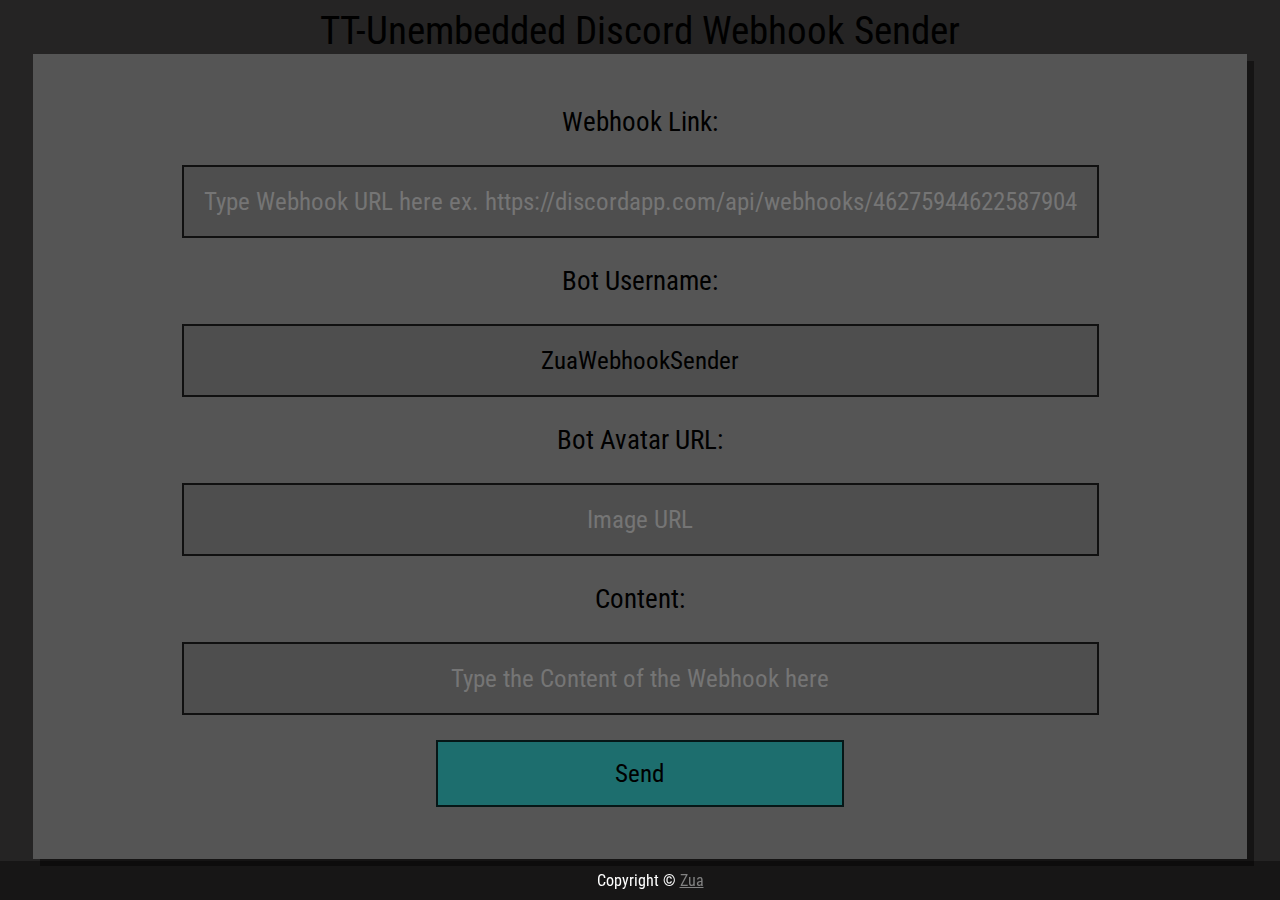
<file: Unembedded-Discord-Webhook-Sender/index.html>
<!--
  Project by Zua 
  https://github.com/thatziv/webhook
-->

<!DOCTYPE html>
<html>

<head>
    <meta charset="UTF-8">
    <meta name="viewport" content="width=device-width,initial-scale=1">
    <title>Unembedded Discord Webhook Sender</title>
    <meta name="author" content="Tontuf">
    <meta name="description" content="Unembedded Discord Webhook Sender">
    <meta name="keywords" content="discord,zua,webhook">
    <meta name="title" content="Unembedded Discord Webhook Sender">
    <link rel="stylesheet" href="stylesheet.css" type="text/css">
</head>

<body>

    <div id="header">
        <h>TT-Unembedded Discord Webhook Sender</h>
    </div>
    <div id="container">
        <div class="center-align">
            <p>Webhook Link:</p><input type='text' id="link" placeholder="Type Webhook URL here ex. https://discordapp.com/api/webhooks/462759446225879041/CX-NNGFq5zjht82fQSJUTN2Or2DGq8UTwoIlhHgZ7lTJ6-wlHlRshIRuOC0nE6frfSwG">
            <p>Bot Username:</p><input type="text" id="username" placeholder="Type the Username of the Webhook here * OPTIONAL" value="ZuaWebhookSender">
            <p>Bot Avatar URL:</p><input type="text" id="avatar" placeholder="Image URL">
            <p>Content:</p><input type="text" id="content" placeholder="Type the Content of the Webhook here">
            <br>
            <button id="btn">Send</button>
            <center>
                <!--JS log in the works atm-->
                <p id='log'></p>
            </center>
        </div>
    </div>
    </div>
    <div id="footer">
        Copyright &copy; <a href="http://github.com/thatziv/">Zua</a>
    </div>
    <script src="jquery.js"></script>
    <script src="main.js"></script>
</body>

</html>
</file>
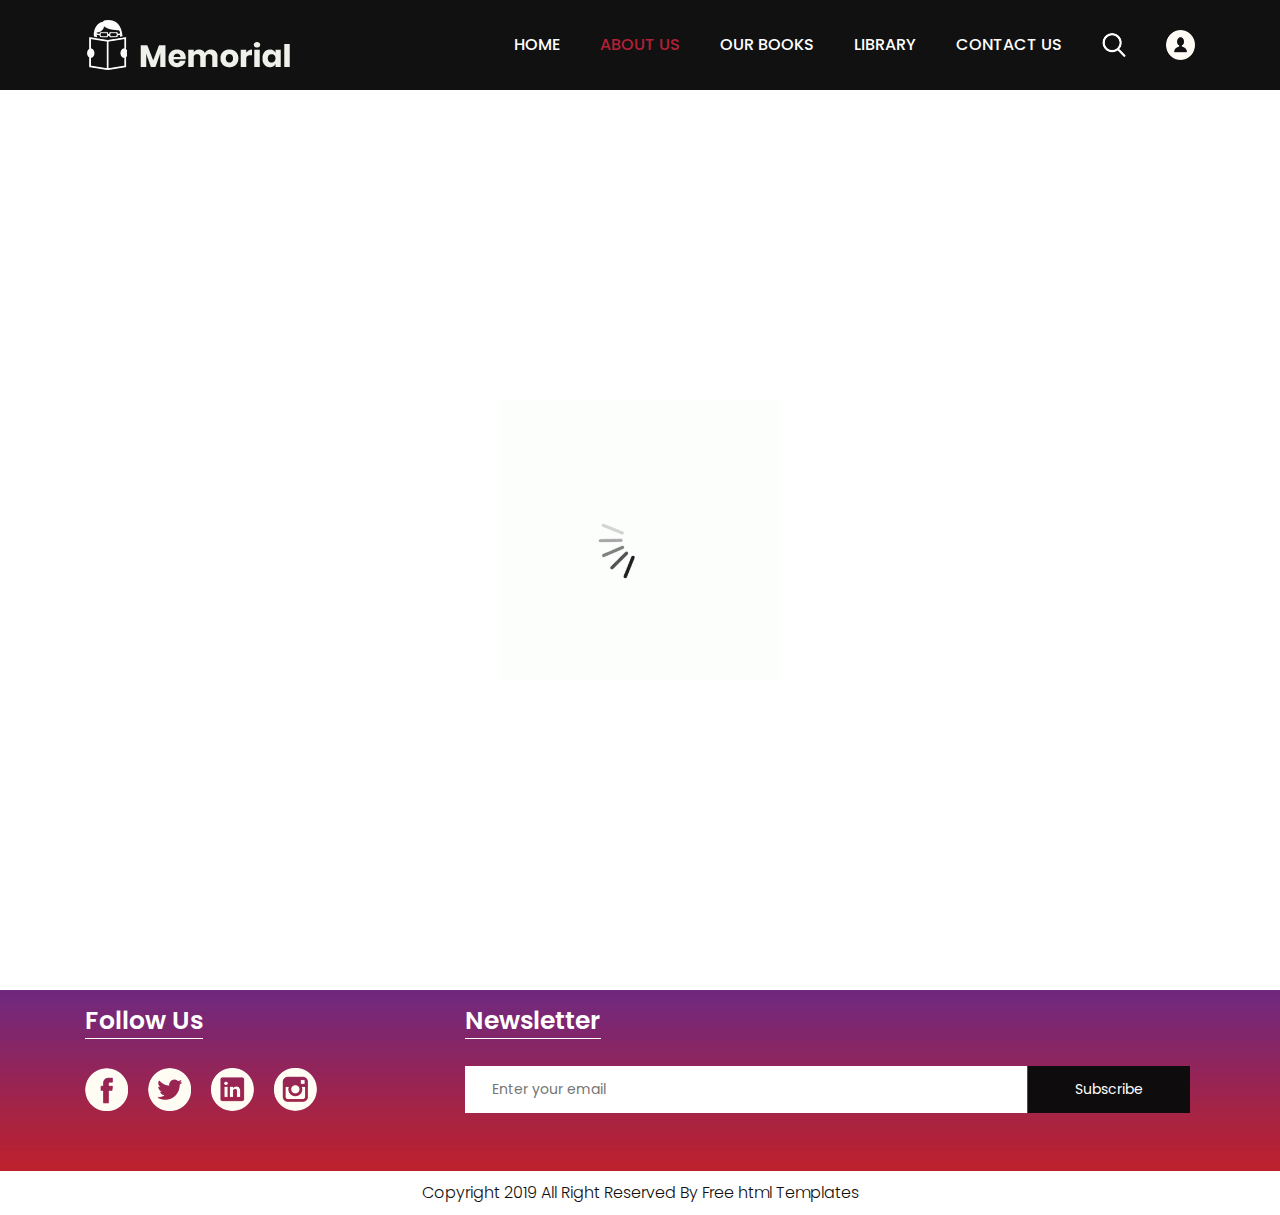
<file: self-advertisement/about.html>
<!DOCTYPE html>
<html lang="en">
   <head>
      <!-- basic -->
      <meta charset="utf-8">
      <meta http-equiv="X-UA-Compatible" content="IE=edge">
      <!-- mobile metas -->
      <meta name="viewport" content="width=device-width, initial-scale=1">
      <meta name="viewport" content="initial-scale=1, maximum-scale=1">
      <!-- site metas -->
      <title>memorial books</title>
      <meta name="keywords" content="">
      <meta name="description" content="">
      <meta name="author" content="">
      <!-- bootstrap css -->
      <link rel="stylesheet" href="css/bootstrap.min.css">
      <!-- style css -->
      <link rel="stylesheet" href="css/style.css">
      <!-- Responsive-->
      <link rel="stylesheet" href="css/responsive.css">
      <!-- fevicon -->
      <link rel="icon" href="images/fevicon.png" type="image/gif" />
      <!-- Scrollbar Custom CSS -->
      <link rel="stylesheet" href="css/jquery.mCustomScrollbar.min.css">
      <!-- Tweaks for older IEs-->
      <!--[if lt IE 9]>
      <script src="https://oss.maxcdn.com/html5shiv/3.7.3/html5shiv.min.js"></script>
      <script src="https://oss.maxcdn.com/respond/1.4.2/respond.min.js"></script><![endif]-->
   </head>
   <!-- body -->
   <body class="main-layout">
      <!-- loader  -->
      <div class="loader_bg">
         <div class="loader"><img src="images/loading.gif" alt="#" /></div>
      </div>
      <!-- end loader -->
      <!-- header -->
      <header>
         <!-- header inner -->
         <div class="header">
            <div class="container">
               <div class="row">
                  <div class="col-xl-3 col-lg-3 col-md-3 col-sm-3 col logo_section">
                     <div class="full">
                        <div class="center-desk">
                           <div class="logo"> <a href="index.html"><img src="images/logo.png" alt="#"></a> </div>
                        </div>
                     </div>
                  </div>
                  <div class="col-xl-9 col-lg-9 col-md-9 col-sm-9">
                     <div class="menu-area">
                        <div class="limit-box">
                           <nav class="main-menu">
                              <ul class="menu-area-main">
                                 <li > <a href="index.html">Home</a> </li>
                                 <li class="active"> <a href="about.html">About us</a> </li>
                                 <li><a href="books.html">Our Books</a></li>
                                 <li><a href="library.html">library</a></li>
                                 <li><a href="contact.html">Contact us</a></li>
                                 <li class="mean-last"> <a href="#"><img src="images/search_icon.png" alt="#" /></a> </li>
                                 <li class="mean-last"> <a href="#"><img src="images/top-icon.png" alt="#" /></a> </li>
                              </ul>
                           </nav>
                        </div>
                     </div>
                  </div>
               </div>
            </div>
         </div>
         </div>
         <!-- end header inner -->
      </header>
      <!-- end header -->
      <!-- about -->
      <div class="about-bg">
         <div class="container">
            <div class="row">
               <div class="col-xl-12 col-lg-12 col-md-12 col-sm-12">
                  <div class="abouttitle">
                     <h2>About Us</h2>
                  </div>
               </div>
            </div>
         </div>
      </div>
      <div class="about">
         <div class="container">
            <div class="row">
               <div class="col-md-10 offset-md-1">
                  <div class="aboutheading">
                     <span>adipiscing elit, sed do eiusmod tempor incididunt ut labore et dolore magna aliqua. Ut enim ad minim veniam, quis nostrud exercitation ullamco laboris</span>
                  </div>
               </div>
            </div>
            <div class="row border">
               <div class="col-xl-7 col-lg-7 col-md-12 col-sm-12">
                  <div class="about-box">
                     <p> consectetur adipiscing elit, sed do eiusmod tempor incididunt ut labore et dolore magna aliqua. Ut enim ad minim veniam, quis nostrud exercitation ullamco laboris nisi ut aliquip ex ea commodo consequat. Duis aute irure dolor in reprehenderit in voluptate velit esse cillum dolore consectetur adipiscing elit, sed do eiusmod tempor incididunt ut labore et dolore magna aliqua. Ut enim ad minim veniam, quis nostrud exercitation ullamco laboris nisi ut aliquip ex ea commodo consequat. Duis aute irure dolor in reprehenderit in voluptate velit esse cillum dolore</p>
                     <a href="#">Read More</a>
                  </div>
               </div>
               <div class="col-xl-5 col-lg-5 col-md-12 col-sm-12">
                  <div class="about-box">
                     <figure><img src="images/about.png" alt="img" /></figure>
                  </div>
               </div>
            </div>
         </div>
      </div>
      </div>
      <!-- end about -->
      <!-- footer -->
      <footer>
         <div class="footer">
            <div class="container">
               <div class="row pdn-top-30">
                  <div class="col-xl-4 col-lg-4 col-md-4 col-sm-12">
                     <div class="Follow">
                        <h3>Follow Us</h3>
                     </div>
                     <ul class="location_icon">
                        <li> <a href="#"><img src="icon/facebook.png"></a></li>
                        <li> <a href="#"><img src="icon/Twitter.png"></a></li>
                        <li> <a href="#"><img src="icon/linkedin.png"></a></li>
                        <li> <a href="#"><img src="icon/instagram.png"></a></li>
                     </ul>
                  </div>
                  <div class="col-xl-8 col-lg-8 col-md-8 col-sm-12">
                     <div class="Follow">
                        <h3>Newsletter</h3>
                     </div>
                     <input class="Newsletter" placeholder="Enter your email" type="Enter your email">
                     <button class="Subscribe">Subscribe</button>
                  </div>
               </div>
            </div>
         </div>
         <div class="copyright">
            <div class="container">
               <p>Copyright 2019 All Right Reserved By <a href="https://html.design/">Free html Templates</a></p>
            </div>
         </div>
      </footer>
      <!-- end footer -->
      <!-- Javascript files-->
      <script src="js/jquery.min.js"></script>
      <script src="js/popper.min.js"></script>
      <script src="js/bootstrap.bundle.min.js"></script>
      <script src="js/jquery-3.0.0.min.js"></script>
      <script src="js/plugin.js"></script>
      <!-- sidebar -->
      <script src="js/jquery.mCustomScrollbar.concat.min.js"></script>
      <script src="js/custom.js"></script>
   </body>
</html>
</file>
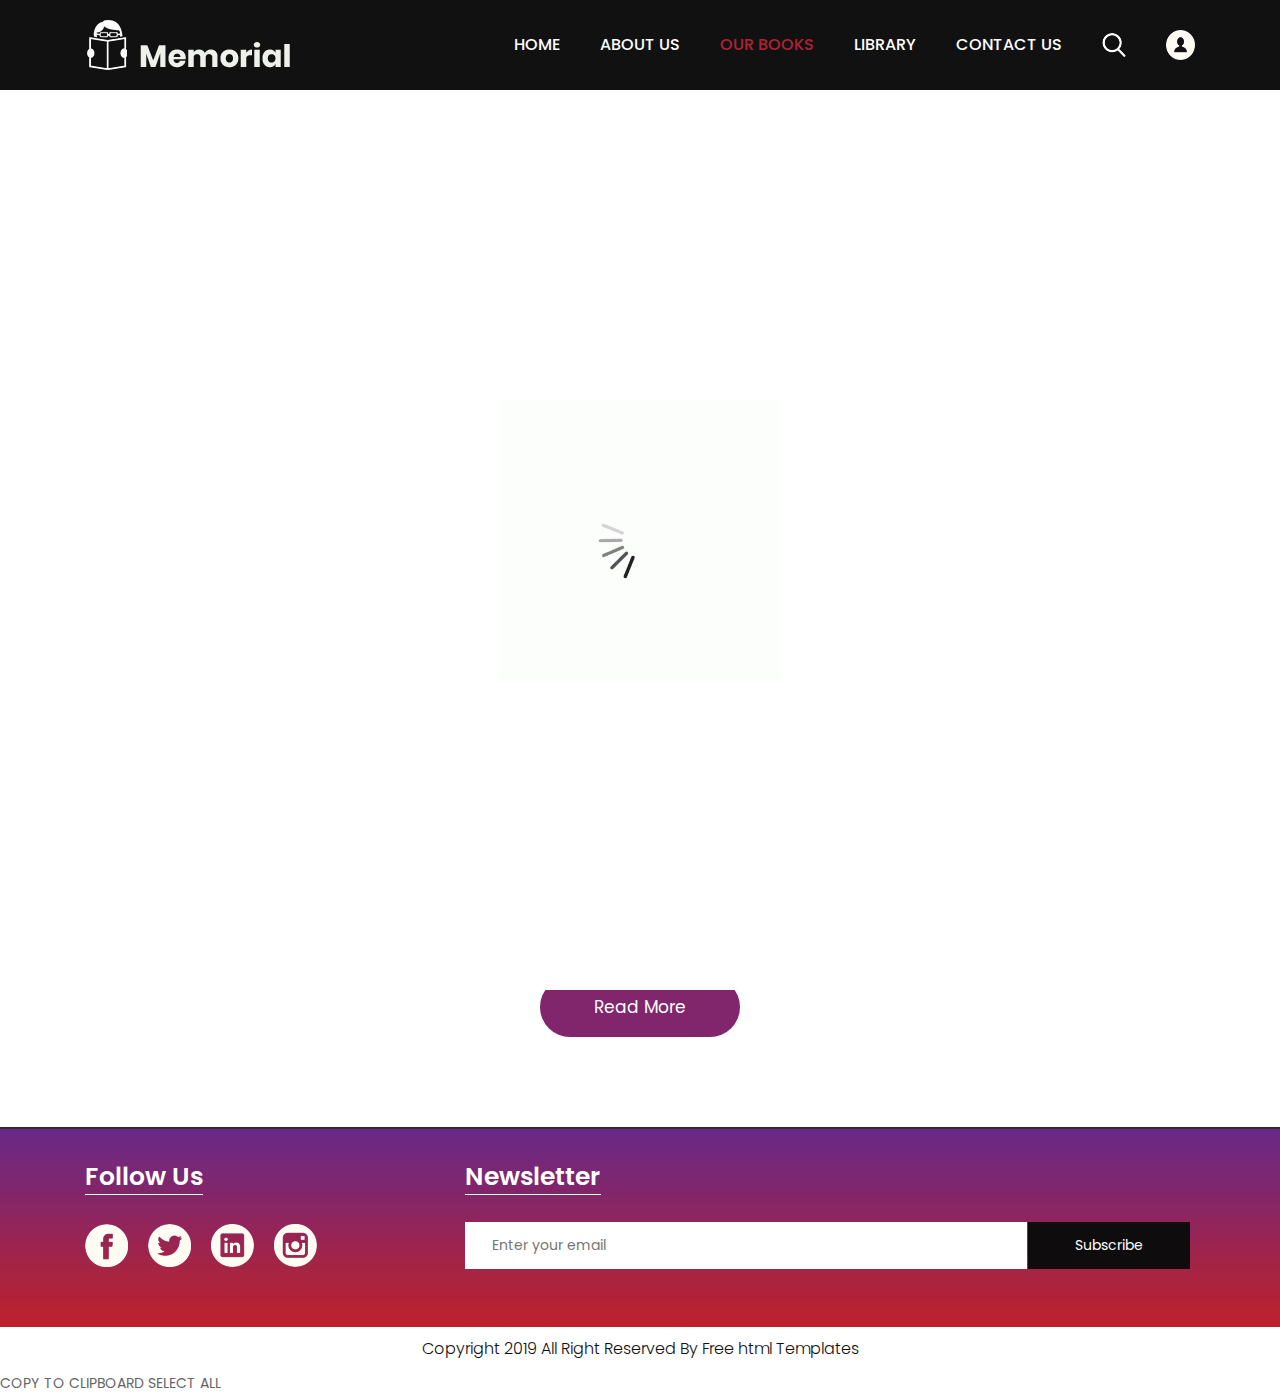
<file: self-advertisement/books.html>
<!DOCTYPE html>
<html lang="en">
   <head>
      <!-- basic -->
      <meta charset="utf-8">
      <meta http-equiv="X-UA-Compatible" content="IE=edge">
      <!-- mobile metas -->
      <meta name="viewport" content="width=device-width, initial-scale=1">
      <meta name="viewport" content="initial-scale=1, maximum-scale=1">
      <!-- site metas -->
      <title>memorial books</title>
      <meta name="keywords" content="">
      <meta name="description" content="">
      <meta name="author" content="">
      <!-- bootstrap css -->
      <link rel="stylesheet" href="css/bootstrap.min.css">
      <!-- style css -->
      <link rel="stylesheet" href="css/style.css">
      <!-- Responsive-->
      <link rel="stylesheet" href="css/responsive.css">
      <!-- fevicon -->
      <link rel="icon" href="images/fevicon.png" type="image/gif" />
      <!-- Scrollbar Custom CSS -->
      <link rel="stylesheet" href="css/jquery.mCustomScrollbar.min.css">
      <!-- Tweaks for older IEs-->
      <!--[if lt IE 9]>
      <script src="https://oss.maxcdn.com/html5shiv/3.7.3/html5shiv.min.js"></script>
      <script src="https://oss.maxcdn.com/respond/1.4.2/respond.min.js"></script><![endif]-->
   </head>
   <!-- body -->
   <body class="main-layout Books-bg">
      <!-- loader  -->
      <div class="loader_bg">
         <div class="loader"><img src="images/loading.gif" alt="#" /></div>
      </div>
      <!-- end loader -->
      <!-- header -->
      <header>
         <!-- header inner -->
         <div class="header">
            <div class="container">
               <div class="row">
                  <div class="col-xl-3 col-lg-3 col-md-3 col-sm-3 col logo_section">
                     <div class="full">
                        <div class="center-desk">
                           <div class="logo"> <a href="index.html"><img src="images/logo.png" alt="#"></a> </div>
                        </div>
                     </div>
                  </div>
                  <div class="col-xl-9 col-lg-9 col-md-9 col-sm-9">
                     <div class="menu-area">
                        <div class="limit-box">
                           <nav class="main-menu">
                              <ul class="menu-area-main">
                                 <li > <a href="index.html">Home</a> </li>
                                 <li> <a href="about.html">About us</a> </li>
                                 <li class="active"><a href="books.html">Our Books</a></li>
                                 <li><a href="library.html">library</a></li>
                                 <li><a href="contact.html">Contact us</a></li>
                                 <li class="mean-last"> <a href="#"><img src="images/search_icon.png" alt="#" /></a> </li>
                                 <li class="mean-last"> <a href="#"><img src="images/top-icon.png" alt="#" /></a> </li>
                              </ul>
                           </nav>
                        </div>
                     </div>
                  </div>
               </div>
            </div>
         </div>
         </div>
         <!-- end header inner -->
      </header>
      <!-- end header -->
      <div class="about-bg">
         <div class="container">
            <div class="row">
               <div class="col-xl-12 col-lg-12 col-md-12 col-sm-12">
                  <div class="abouttitle">
                     <h2>Our Books</h2>
                  </div>
               </div>
            </div>
         </div>
      </div>
      <!--Books -->
      <div class="Books">
         <div class="container">
            <div class="row">
               <div class="col-md-10 offset-md-1">
                  <div class="titlepage">
                     <span>adipiscing elit, sed do eiusmod tempor incididunt ut labore et dolore magna aliqua. Ut enim ad minim veniam, quis nostrud exercitation ullamco laboris</span> 
                  </div>
               </div>
            </div>
            <div class="row box">
               <div class="col-xl-3 col-lg-3 col-md-3 col-sm-12">
                  <div class="book-box">
                     <figure><img src="images/book-1.jpg" alt="img"/></figure>
                  </div>
               </div>
               <div class="col-xl-6 col-lg-6 col-md-6 col-sm-12">
                  <div class="book-box">
                     <figure><img src="images/book-2.jpg" alt="img"/></figure>
                  </div>
               </div>
               <div class="col-xl-3 col-lg-3 col-md-3 col-sm-12">
                  <div class="book-box">
                     <figure><img src="images/book-1.jpg" alt="img"/></figure>
                  </div>
               </div>
               <div class="col-md-6 offset-md-3">
                  <p>magna aliqua. Ut enim ad minim veniam,quis nostrud exercitation ullamco laboris</p>
               </div>
            </div>
            <div class="container">
               <div class="row">
                  <div class="col-md-12">
                     <div class="read-more">
                        <a href="#">Read More</a>
                     </div>
                  </div>
               </div>
            </div>
         </div>
      </div>
      <!-- end Books -->
      <!-- footer -->
      <footer>
         <div class="footer">
            <div class="container">
               <div class="row pdn-top-30">
                  <div class="col-xl-4 col-lg-4 col-md-4 col-sm-12">
                     <div class="Follow">
                        <h3>Follow Us</h3>
                     </div>
                     <ul class="location_icon">
                        <li> <a href="#"><img src="icon/facebook.png"></a></li>
                        <li> <a href="#"><img src="icon/Twitter.png"></a></li>
                        <li> <a href="#"><img src="icon/linkedin.png"></a></li>
                        <li> <a href="#"><img src="icon/instagram.png"></a></li>
                     </ul>
                  </div>
                  <div class="col-xl-8 col-lg-8 col-md-8 col-sm-12">
                     <div class="Follow">
                        <h3>Newsletter</h3>
                     </div>
                     <input class="Newsletter" placeholder="Enter your email" type="Enter your email">
                     <button class="Subscribe">Subscribe</button>
                  </div>
               </div>
            </div>
         </div>
         <div class="copyright">
            <div class="container">
               <p>Copyright 2019 All Right Reserved By <a href="https://html.design/">Free html Templates</a></p>
            </div>
         </div>
      </footer>
      <!-- end footer -->
      <!-- Javascript files-->
      <script src="js/jquery.min.js"></script>
      <script src="js/popper.min.js"></script>
      <script src="js/bootstrap.bundle.min.js"></script>
      <script src="js/jquery-3.0.0.min.js"></script>
      <script src="js/plugin.js"></script>
      <!-- sidebar -->
      <script src="js/jquery.mCustomScrollbar.concat.min.js"></script>
      <script src="js/custom.js"></script>
   </body>
</html>
COPY TO CLIPBOARD    SELECT ALL
</file>
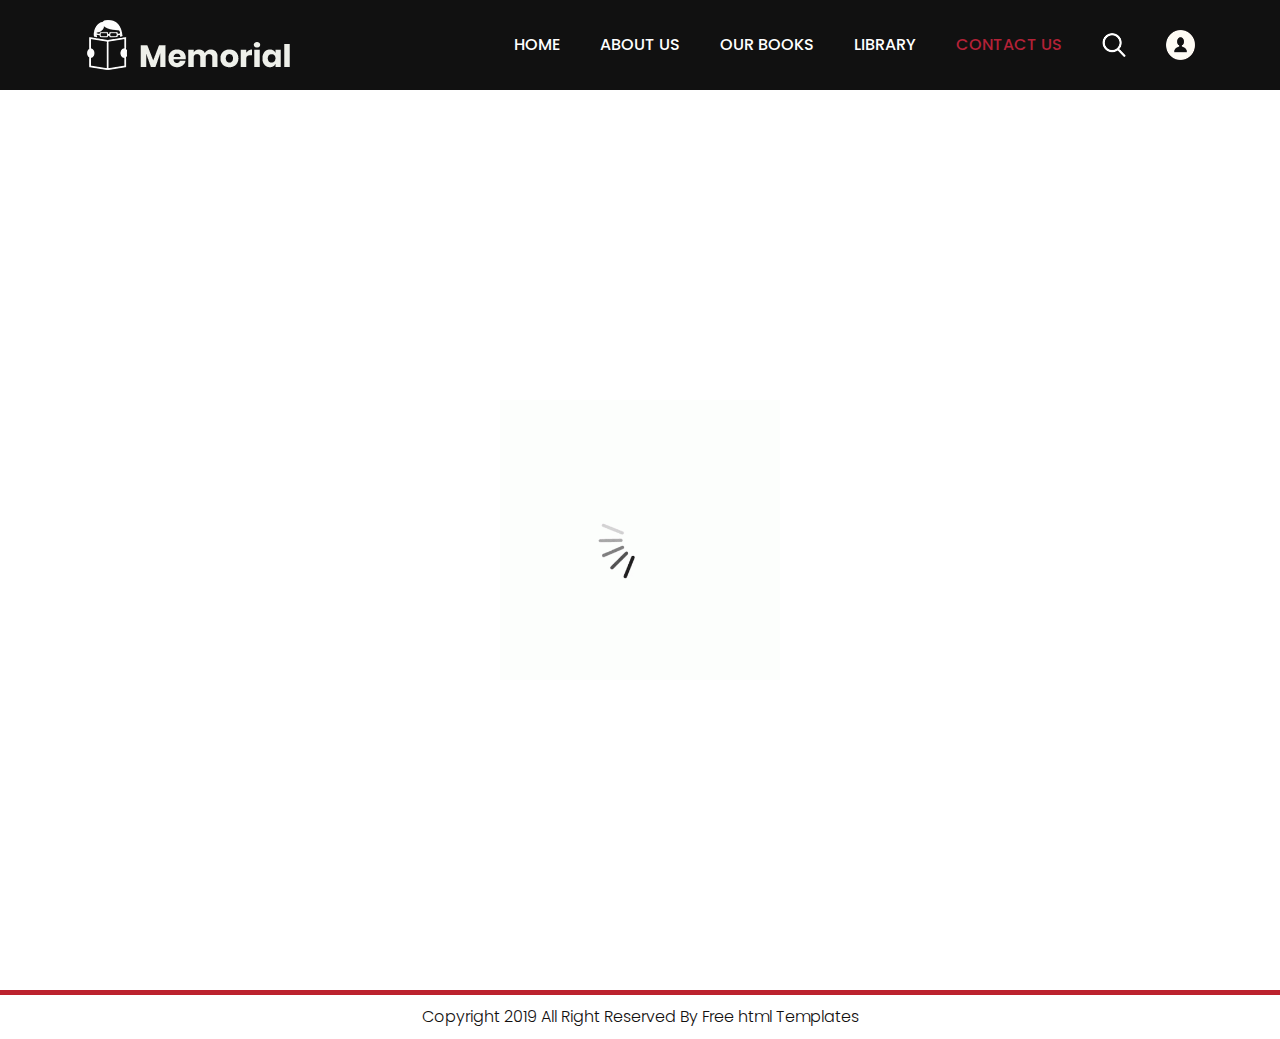
<file: self-advertisement/contact.html>
<!DOCTYPE html>
<html lang="en">
   <head>
      <!-- basic -->
      <meta charset="utf-8">
      <meta http-equiv="X-UA-Compatible" content="IE=edge">
      <!-- mobile metas -->
      <meta name="viewport" content="width=device-width, initial-scale=1">
      <meta name="viewport" content="initial-scale=1, maximum-scale=1">
      <!-- site metas -->
      <title>memorial books</title>
      <meta name="keywords" content="">
      <meta name="description" content="">
      <meta name="author" content="">
      <!-- bootstrap css -->
      <link rel="stylesheet" href="css/bootstrap.min.css">
      <!-- style css -->
      <link rel="stylesheet" href="css/style.css">
      <!-- Responsive-->
      <link rel="stylesheet" href="css/responsive.css">
      <!-- fevicon -->
      <link rel="icon" href="images/fevicon.png" type="image/gif" />
      <!-- Scrollbar Custom CSS -->
      <link rel="stylesheet" href="css/jquery.mCustomScrollbar.min.css">
      <!-- Tweaks for older IEs-->
      <!--[if lt IE 9]>
      <script src="https://oss.maxcdn.com/html5shiv/3.7.3/html5shiv.min.js"></script>
      <script src="https://oss.maxcdn.com/respond/1.4.2/respond.min.js"></script><![endif]-->
   </head>
   <!-- body -->
   <body class="main-layout contact-page">
      <!-- loader  -->
      <div class="loader_bg">
         <div class="loader"><img src="images/loading.gif" alt="#" /></div>
      </div>
      <!-- end loader -->
      <!-- header -->
      <header>
         <!-- header inner -->
         <div class="header">
            <div class="container">
               <div class="row">
                  <div class="col-xl-3 col-lg-3 col-md-3 col-sm-3 col logo_section">
                     <div class="full">
                        <div class="center-desk">
                           <div class="logo"> <a href="index.html"><img src="images/logo.png" alt="#"></a> </div>
                        </div>
                     </div>
                  </div>
                  <d
                  <div class="col-xl-9 col-lg-9 col-md-9 col-sm-9">
                     <div class="menu-area">
                        <div class="limit-box">
                           <nav class="main-menu">
                              <ul class="menu-area-main">
                                 <li > <a href="index.html">Home</a> </li>
                                 <li> <a href="about.html">About us</a> </li>
                                 <li><a href="books.html">Our Books</a></li>
                                 <li><a href="library.html">library</a></li>
                                 <li class="active"><a href="contact.html">Contact us</a></li>
                                 <li class="mean-last"> <a href="#"><img src="images/search_icon.png" alt="#" /></a> </li>
                                 <li class="mean-last"> <a href="#"><img src="images/top-icon.png" alt="#" /></a> </li>
                              </ul>
                           </nav>
                        </div>
                     </div>
                  </div>
               </div>
            </div>
         </div>
         </div>
         <!-- end header inner -->
      </header>
      <!-- end header -->
      <div class="about-bg">
         <div class="container">
            <div class="row">
               <div class="col-xl-12 col-lg-12 col-md-12 col-sm-12">
                  <div class="abouttitle">
                     <h2>Contact Us</h2>
                  </div>
               </div>
            </div>
         </div>
      </div>
      <!-- Contact -->
      <div class="Contact">
         <div class="container">
            <div class="row">
               <div class="col-xl-12 col-lg-12 col-md-12 col-sm-12">
                  <form>
                     <div class="row">
                        <div class="col-xl-6 col-lg-6 col-md-6 col-sm-12">
                           <input class="form-control" placeholder="Name" name="name" type="text">
                        </div>
                         <div class="col-xl-6 col-lg-6 col-md-6 col-sm-12">
                           <input class="form-control" placeholder="Email" name="email" type="Email">
                        </div>
                        <div class="col-xl-6 col-lg-6 col-md-6 col-sm-12">
                           <input class="form-control" placeholder="Phone Number" name="phone_nu" type="text">
                        </div>
                       <div class="col-xl-6 col-lg-6 col-md-6 col-sm-12">
                           <input class="form-control" placeholder="Subject" name="subject" type="text">
                        </div>
                        <div class="col-sm-12">
                           <textarea class="textarea" name="message" placeholder="Message">Message</textarea>
                        </div>
                     </div>
                  </form>
               </div>
               <button class="send-btn">Send</button>
            </div>
         </div>
      </div>
      <!-- end Contact -->
      <!-- footer -->
      <footer>
         <div class="footer">
            <div class="container">
               <div class="row pdn-top-30">
                  <div class="col-xl-4 col-lg-4 col-md-4 col-sm-12">
                     <div class="Follow">
                        <h3>Follow Us</h3>
                     </div>
                     <ul class="location_icon">
                        <li> <a href="#"><img src="icon/facebook.png"></a></li>
                        <li> <a href="#"><img src="icon/Twitter.png"></a></li>
                        <li> <a href="#"><img src="icon/linkedin.png"></a></li>
                        <li> <a href="#"><img src="icon/instagram.png"></a></li>
                     </ul>
                  </div>
                  <div class="col-xl-8 col-lg-8 col-md-8 col-sm-12">
                     <div class="Follow">
                        <h3>Newsletter</h3>
                     </div>
                     <input class="Newsletter" placeholder="Enter your email" type="Enter your email">
                     <button class="Subscribe">Subscribe</button>
                  </div>
               </div>
            </div>
         </div>
         <div class="copyright">
            <div class="container">
               <p>Copyright 2019 All Right Reserved By <a href="https://html.design/">Free html Templates</a></p>
            </div>
         </div>
      </footer>
      <!-- end footer -->
      <!-- Javascript files-->
      <script src="js/jquery.min.js"></script>
      <script src="js/popper.min.js"></script>
      <script src="js/bootstrap.bundle.min.js"></script>
      <script src="js/jquery-3.0.0.min.js"></script>
      <script src="js/plugin.js"></script>
      <!-- sidebar -->
      <script src="js/jquery.mCustomScrollbar.concat.min.js"></script>
      <script src="js/custom.js"></script>
   </body>
</html>
</file>
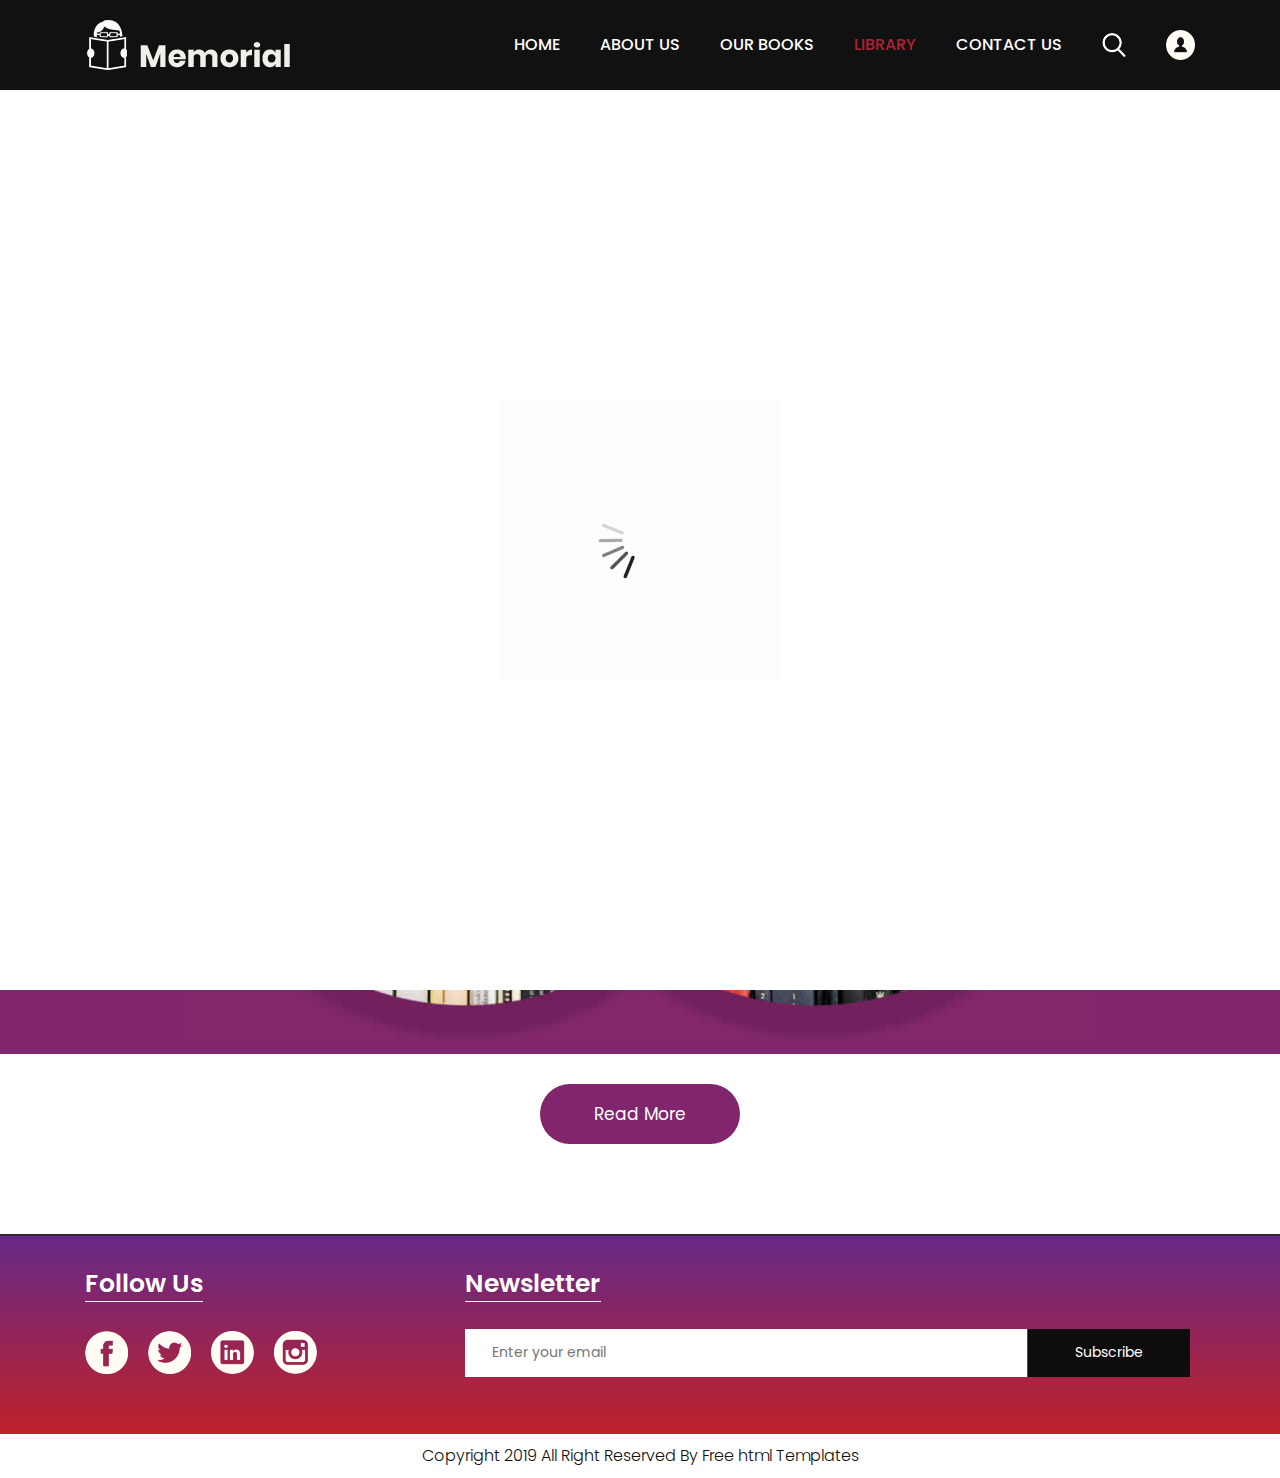
<file: self-advertisement/library.html>
<!DOCTYPE html>
<html lang="en">
   <head>
      <!-- basic -->
      <meta charset="utf-8">
      <meta http-equiv="X-UA-Compatible" content="IE=edge">
      <!-- mobile metas -->
      <meta name="viewport" content="width=device-width, initial-scale=1">
      <meta name="viewport" content="initial-scale=1, maximum-scale=1">
      <!-- site metas -->
      <title>memorial books</title>
      <meta name="keywords" content="">
      <meta name="description" content="">
      <meta name="author" content="">
      <!-- bootstrap css -->
      <link rel="stylesheet" href="css/bootstrap.min.css">
      <!-- style css -->
      <link rel="stylesheet" href="css/style.css">
      <!-- Responsive-->
      <link rel="stylesheet" href="css/responsive.css">
      <!-- fevicon -->
      <link rel="icon" href="images/fevicon.png" type="image/gif" />
      <!-- Scrollbar Custom CSS -->
      <link rel="stylesheet" href="css/jquery.mCustomScrollbar.min.css">
      <!-- Tweaks for older IEs-->
      <!--[if lt IE 9]>
      <script src="https://oss.maxcdn.com/html5shiv/3.7.3/html5shiv.min.js"></script>
      <script src="https://oss.maxcdn.com/respond/1.4.2/respond.min.js"></script><![endif]-->
   </head>
   <!-- body -->
   <body class="main-layout">
      <!-- loader  -->
      <div class="loader_bg">
         <div class="loader"><img src="images/loading.gif" alt="#" /></div>
      </div>
      <!-- end loader -->
      <!-- header -->
      <header>
         <!-- header inner -->
         <div class="header">
            <div class="container">
               <div class="row">
                  <div class="col-xl-3 col-lg-3 col-md-3 col-sm-3 col logo_section">
                     <div class="full">
                        <div class="center-desk">
                           <div class="logo"> <a href="index.html"><img src="images/logo.png" alt="#"></a> </div>
                        </div>
                     </div>
                  </div>
                  <div class="col-xl-9 col-lg-9 col-md-9 col-sm-9">
                     <div class="menu-area">
                        <div class="limit-box">
                           <nav class="main-menu">
                              <ul class="menu-area-main">
                                 <li > <a href="index.html">Home</a> </li>
                                 <li> <a href="about.html">About us</a> </li>
                                 <li><a href="books.html">Our Books</a></li>
                                 <li class="active"><a href="library.html">library</a></li>
                                 <li><a href="contact.html">Contact us</a></li>
                                 <li class="mean-last"> <a href="#"><img src="images/search_icon.png" alt="#" /></a> </li>
                                 <li class="mean-last"> <a href="#"><img src="images/top-icon.png" alt="#" /></a> </li>
                              </ul>
                           </nav>
                        </div>
                     </div>
                  </div>
               </div>
            </div>
         </div>
         </div>
         <!-- end header inner -->
      </header>
      <!-- end header -->
      <div class="about-bg">
         <div class="container">
            <div class="row">
               <div class="col-xl-12 col-lg-12 col-md-12 col-sm-12">
                  <div class="abouttitle">
                     <h2>Our Library</h2>
                  </div>
               </div>
            </div>
         </div>
      </div>
      <!-- Library -->
      <div class="Library">
         <div class="container">
            <div class="row">
               <div class="col-md-10 offset-md-1">
                  <div class="titlepage">
                     <span>adipiscing elit, sed do eiusmod tempor incididunt ut labore et dolore magna aliqua. Ut enim ad minim veniam, quis nostrud exercitation ullamco laboris</span> 
                  </div>
               </div>
            </div>
         </div>
         <div class="bg">
            <div class="container">
               <div class="row">
                  <div class="col-md-10 offset-md-1">
                     <div class="Library-box">
                        <figure><img src="images/Library-.jpg" alt="#"/></figure>
                     </div>
                  </div>
               </div>
            </div>
         </div>
         <div class="container">
            <div class="row">
               <div class="col-md-12">
                  <div class="read-more">
                     <a href="#">Read More</a>
                  </div>
               </div>
            </div>
         </div>
      </div>
      <!-- end Library -->
      <!-- footer -->
      <footer>
         <div class="footer">
            <div class="container">
               <div class="row pdn-top-30">
                  <div class="col-xl-4 col-lg-4 col-md-4 col-sm-12">
                     <div class="Follow">
                        <h3>Follow Us</h3>
                     </div>
                     <ul class="location_icon">
                        <li> <a href="#"><img src="icon/facebook.png"></a></li>
                        <li> <a href="#"><img src="icon/Twitter.png"></a></li>
                        <li> <a href="#"><img src="icon/linkedin.png"></a></li>
                        <li> <a href="#"><img src="icon/instagram.png"></a></li>
                     </ul>
                  </div>
                  <div class="col-xl-8 col-lg-8 col-md-8 col-sm-12">
                     <div class="Follow">
                        <h3>Newsletter</h3>
                     </div>
                     <input class="Newsletter" placeholder="Enter your email" type="Enter your email">
                     <button class="Subscribe">Subscribe</button>
                  </div>
               </div>
            </div>
         </div>
         <div class="copyright">
            <div class="container">
               <p>Copyright 2019 All Right Reserved By <a href="https://html.design/">Free html Templates</a></p>
            </div>
         </div>
      </footer>
      <!-- end footer -->
      <!-- Javascript files-->
      <script src="js/jquery.min.js"></script>
      <script src="js/popper.min.js"></script>
      <script src="js/bootstrap.bundle.min.js"></script>
      <script src="js/jquery-3.0.0.min.js"></script>
      <script src="js/plugin.js"></script>
      <!-- sidebar -->
      <script src="js/jquery.mCustomScrollbar.concat.min.js"></script>
      <script src="js/custom.js"></script>
   </body>
</html>
</file>
<file: css/main.css>
body {
    font-family: 'Poppins', sans-serif !important;
    background-color: #1D1E28;
    color: #fff;
    -webkit-font-smoothing: antialiased;
    -moz-osx-font-smoothing: grayscale;
    text-rendering: optimizeLegibility;
    border-top: 6px #AD91FF solid !important;
    font-size: 16px;
}

.nav-link {
     font-size: 14px !important;
     background: transparent !important;
     font-family: Lato, sans-serif !important;
     text-transform: capitalize !important;
 }
 .nav-link:hover {
     background: transparent !important;
     color: #AD91FF !important;
     font-weight: bold !important;
 }

 .login-btn {
     border: 2px solid #AD91FF !important;
     font-size: 10px !important;
 }
 .login-btn:hover {
     background: #AD91FF !important;
 }
.navbar {
    box-shadow: none !important
}

.navbar-brand {
    font-size: 25px !important
}

.navbar-toggler-icon {
    color: #fff !important
}

.btn {
    border-radius: 10px !important;
    font-size: 16px !important;
    font-weight: 600 !important;
    text-transform: uppercase !important;
}

.btn-primary {
    background-color: #AD91FF!important
}
.btn-secondary {
    background-color: #2C2F33 !important
}
.heading {
    padding: 160px 50px !important;
    color: #fff !important;
    background-image: url("../assets/wavy-purple-by-nouridio.svg") !important;
    background-position: bottom !important;
    background-size: 300% !important;
    background-repeat: no-repeat !important;
}

.title {
    line-height: 90px !important;
    margin-bottom: -2px !important;
    font-size: 36px !important
}

.subtitle {
    color: rgba(255, 255, 255, 0.685) !important;
    font-size: 16px !important;
    font-family: 'Lato', sans-serif;
}


.features {
    text-align: center !important;
    background: #AD91FF !important;
    padding: 60px 50px !important;
    background-image: url("../assets/wavy-dark-by-nouridio.svg") !important;
    background-position: bottom !important;
    background-size: 200% !important;
    background-repeat: no-repeat !important;
}
.features .title {
    font-size: 40px !important;
    color: #ffffff !important;
    line-height: 70px !important;
}

.features .subtitle {
    font-size: 20px !important;
    color: #a2a8bd;
}

.features .card-body {
    text-align: left !important;
}

.features .card-title {
    margin: 0 0 -3px !important;
}
.cards {
    margin-top: 30px !important;
}

.card {
    border-radius: 5px !important;
    box-shadow: none !important;
}

.card-title {
    font-size: 28px !important;
    font-weight: 600 !important;
    color: #AD91FF !important;
}

.statistics {
    text-align: center !important;
    padding-top: 300px !important;
}

.statistics .card-body{
    padding: 0 !important;
    height: 280 !important;
    width: 332 !important;
    max-height: 280 !important;
    max-width: 332 !important;
}

.statistics .title {
    font-size: 40px !important;
    color: #ffffff !important;
    line-height: 70px !important;
}

.statistics .subtitle {
    font-size: 20px !important;
    color: #a2a8bd;
}

.card.statistic {
    background: transparent !important;
    box-shadow: none !important;
    color: #f7f7f7 !important;
}


.page_end {
    background-image: url("../assets/wavy-light-by-nouridio.svg") !important;
    background-position: bottom !important;
    background-size: 200% !important;
    background-repeat: no-repeat !important;
}
.start {
    padding: 60px 50px !important
}

.start .card {
    background: transparent !important;
    color: #f6f9ff !important;
}

.features .card {
    background: #1D1E28;
    border-radius: 22px !important;
    border: 4px solid #AD91FF;
}
.features .card-text {
color: rgba(255, 255, 255, 0.46) !important
}

.features .card-body {
    padding: 40px 40px 40px 30px !important;
}

.navbar-toggler-icon {
    color: #fff !important
}
.footer {
    text-align: center !important;
    padding: 5px 6px !important;
    color: #ecf2ff;
    padding: 30px 30px !important
}

.footer .nouridio {
    font-family: 'Montserrat' !important;
    font-style: normal !important;
    font-weight: 600 !important;
    font-size: 16px !important;
    line-height: 5px !important;
    letter-spacing: 0.15em !important;
    font-variant: small-caps !important;
}

.footer .nouridio a {
    color: #AD91FF !important;
    text-decoration: none !important;
}

.footer .bot-footer {
    text-align: center !important;
    color: #a2a8bd !important
}
</file>
<file: self-advertisement/css/style.css>
/*--------------------------------------------------------------------- File Name: style.css ---------------------------------------------------------------------*/
/*--------------------------------------------------------------------- import Fonts ---------------------------------------------------------------------*/
 @import url('https://fonts.googleapis.com/css?family=Rajdhani:300,400,500,600,700');
 @import url('https://fonts.googleapis.com/css?family=Poppins:100,100i,200,200i,300,300i,400,400i,500,500i,600,600i,700,700i,800,800i,900,900i');
/*****---------------------------------------- 1) font-family: 'Rajdhani', sans-serif;
 2) font-family: 'Poppins', sans-serif;
 ----------------------------------------*****/
/*--------------------------------------------------------------------- import Files ---------------------------------------------------------------------*/
 @import url(animate.min.css);
 @import url(normalize.css);
 @import url(font-awesome.min.css);
 @import url(meanmenu.css);
 @import url(owl.carousel.min.css);
 @import url(slick.css);
 @import url(jquery.fancybox.min.css);
 @import url(jquery-ui.css);
 @import url(nice-select.css);
/*--------------------------------------------------------------------- skeleton ---------------------------------------------------------------------*/
 * {
     box-sizing: border-box !important;
}
 body {
     color: #666666;
     font-size: 14px;
     font-family: 'poppins', sans-serif;
     line-height: 1.80857;
     font-weight: normal;
     overflow-x: hidden;
}
 a {
     color: #1f1f1f;
     text-decoration: none !important;
     outline: none !important;
     -webkit-transition: all .3s ease-in-out;
     -moz-transition: all .3s ease-in-out;
     -ms-transition: all .3s ease-in-out;
     -o-transition: all .3s ease-in-out;
     transition: all .3s ease-in-out;
}
 h1, h2, h3, h4, h5, h6 {
     letter-spacing: 0;
     font-weight: normal;
     position: relative;
     padding: 0 0 10px 0;
     font-weight: normal;
     line-height: normal;
     color: #111111;
     margin: 0 
}
 h1 {
     font-size: 24px 
}
 h2 {
     font-size: 22px 
}
 h3 {
     font-size: 18px 
}
 h4 {
     font-size: 16px 
}
 h5 {
     font-size: 14px 
}
 h6 {
     font-size: 13px 
}
 *, *::after, *::before {
     -webkit-box-sizing: border-box;
     -moz-box-sizing: border-box;
     box-sizing: border-box;
}
 h1 a, h2 a, h3 a, h4 a, h5 a, h6 a {
     color: #212121;
     text-decoration: none!important;
     opacity: 1 
}
 button:focus {
     outline: none;
}
 ul, li, ol {
     margin: 0px;
     padding: 0px;
     list-style: none;
}
 p {
     margin: 0px;
     font-weight: 300;
     font-size: 15px;
     line-height: 24px;
}
 a {
     color: #222222;
     text-decoration: none;
     outline: none !important;
}
 a, .btn {
     text-decoration: none !important;
     outline: none !important;
     -webkit-transition: all .3s ease-in-out;
     -moz-transition: all .3s ease-in-out;
     -ms-transition: all .3s ease-in-out;
     -o-transition: all .3s ease-in-out;
     transition: all .3s ease-in-out;
}
 img {
     max-width: 100%;
     height: auto;
}
 :focus {
     outline: 0;
}
 .btn-custom {
     margin-top: 20px;
     background-color: transparent !important;
     border: 2px solid #ddd;
     padding: 12px 40px;
     font-size: 16px;
}
 .lead {
     font-size: 18px;
     line-height: 30px;
     color: #767676;
     margin: 0;
     padding: 0;
}
 .form-control:focus {
     border-color: #ffffff !important;
     box-shadow: 0 0 0 .2rem rgba(255, 255, 255, .25);
}
 .navbar-form input {
     border: none !important;
}
 .badge {
     font-weight: 500;
}
 blockquote {
     margin: 20px 0 20px;
     padding: 30px;
}
 button {
     border: 0;
     margin: 0;
     padding: 0;
     cursor: pointer;
}
 .full {
     float: left;
     width: 100%;
}
 .layout_padding {
     padding-top: 90px;
     padding-bottom: 90px;
}
 .layout_padding_2 {
     padding-top: 75px;
     padding-bottom: 75px;
}
 .light_silver {
     background: #f9f9f9;
}
 .theme_bg {
     background: #38c8a8;
}
 .margin_top_30 {
     margin-top: 30px !important;
}
 .full {
     width: 100%;
     float: left;
     margin: 0;
     padding: 0;
}
/**-- heading section --**/
 .main_heading {
     text-align: center;
     display: flex;
     justify-content: center;
     position: relative;
     margin-bottom: 50px;
}
 .main_heading h2 {
     padding: 0;
     font-size: 48px;
     line-height: 60px;
     font-weight: 400;
     position: relative;
     letter-spacing: -0.5px;
     color: #114c7d;
     border-left: solid #38c8a8 10px;
     padding-left: 15px;
}
 .main_heading h2 strong {
     background: #38c8a8;
     color: #fff;
     font-weight: 600;
     padding: 0 15px;
     line-height: 68px;
}
 .white_heading_main h2 {
     color: #fff;
}
 .small_main_heading {
     margin-top: 25px;
     float: left;
     width: 100%;
     border-bottom: solid rgba(0, 0, 0, 0.07) 1px;
     margin-bottom: 25px;
}
 .small_main_heading h2 {
     padding: 2px 0 20px 0;
     color: #114c7d;
     font-weight: 400;
     font-size: 28px;
     background-image: url('../images/fevicon.png');
     background-repeat: no-repeat;
     padding-left: 55px;
     letter-spacing: -0.5px;
}
 .small_main_heading h2 strong {
     color: #38c8a8;
     font-weight: 600;
}
 .main_bt {
     background: transparent;
    color: #fff;
    padding: 15px 60px 15px 60px;
    float: left;
    font-size: 15px;
    font-weight: 400;
    border: solid #fff 2px;
    border-radius: 30px;
    margin: 63px 0px 60px 0px;
}
 a.readmore_bt {
     color: #fff;
     font-weight: 300;
     text-decoration: underline !important;
}
 .main_bt:hover, .main_bt:focus {
     background: #000;
    border: solid #000 2px;
    color: #fff;}


/**-- list icon --**/
 .ul_list_info_icon ul {
     list-style: none;
}
 .ul_list_info_icon ul li {
     display: inline;
     float: left;
     width: 100%;
}
 .ul_list_info_icon ul li img {
     width: 75px;
}
/*---------------------------- preloader area ----------------------------*/
 .loader_bg {
     position: fixed;
     z-index: 9999999;
     background: #fff;
     width: 100%;
     height: 100%;
}
 .loader {
     height: 100%;
     width: 100%;
     position: absolute;
     left: 0;
     top: 0;
     display: flex;
     justify-content: center;
     align-items: center;
}
 .loader img {
     width: 280px;
}
/*---------------------------- scroll to top area ----------------------------*/
 .scrollup {
     float: right;
     position: absolute;
     color: #fff;
     right: 20px;
     padding: 0px 5px;
     text-transform: uppercase;
     font-weight: 600;
     background: #38c8a8;
     position: fixed;
     bottom: 20px;
     z-index: 99;
     text-align: center;
     color: #fff;
     cursor: pointer;
     border-radius: 0px;
     opacity: 0;
     backface-visibility: hidden;
     -webkit-backface-visibility: hidden;
     transform: scale(1);
     -moz-transform: scale(1);
     -o-transform: scale(1);
     -webkit-transform: scale(1);
     transition: .2s all ease;
     -moz-transition: .2s all ease;
     -o-transition: .2s all ease;
     -webkit-transition: .2s all ease;
     width: 50px;
     height: 50px;
     border-radius: 100%;
     line-height: 48px;
     font-size: 16px;
}
 .scrollup.b-show_scrollBut {
     opacity: 1;
     visibility: visible;
}
 .top_awro {
     background: #ee4a79 none repeat scroll 0 0;
     cursor: pointer;
     padding: 6px 8px;
     position: fixed;
     bottom: 59px;
     right: 20px;
     display: none;
     height: 45px;
     width: 45px;
     border-radius: 50%;
     text-align: center;
     line-height: 30px;
     transition: all 0.5s ease;
}
 .sale_pro {
     background: #f25252 !important;
}
 .margin_top_50 {
     margin-top: 50px;
}
 .margin_bottom_30_all {
     margin-bottom: 30px;
}
 .text_align_center {
     text-align: center;
}
/*--------------------------------------------------------------------- header area ---------------------------------------------------------------------*/

.header {
    padding: 15px 0px;
    position: absolute;
    z-index: 999;
    width: 100%;
    left: 0;
    top: 0;
    background-color: #111;
}

.home_page .header {
    background: rgba(0,0,0,0.4);
}

 .logo {
     float: left;
}
 nav.main-menu {
     float: right;
     margin-left: 0;
}


ul.top_icon {
     float: right;
     padding-top: 17px;
}
 ul.top_icon li {
     float: left;
     
     color: #fff;
     display: flex;
     flex-wrap: wrap;
     align-items: center;
     padding-right: 20px;
}

ul.top_icon li:last-child { padding-right: 0px; }
 
ul.top_icon li a{ color: #fff; 
 }
 



 .menu-area-main li:hover a, .menu-area-main li:focus a {
     color: #b32137;
}
 .menu-area-main li.active a {
     color: #b32137;
}
 .right_cart_section {
     float: right;
     width: auto;
}
 .right_cart_section ul {
     float: left;
     min-height: auto;
     margin: 0;
     padding: 12px 0 0;
}
 .right_cart_section .cart_icons {
     padding: 18px 0 0;
}
 .main-menu ul > li nth:child(5) a {
     padding-right: 0px;
}
 .right_cart_section ul li {
     float: left;
     font-size: 17px;
     font-weight: 400;
     color: #fff;
     margin-right: 30px;
}
 .right_cart_section ul.cart_update li {
     font-size: 13px;
     color: #ccc;
     line-height: normal;
     margin: 0;
     font-weight: 300;
}
 .right_cart_section ul.cart_update li span {
     font-size: 18px;
     font-weight: 300;
     color: #fff;
     line-height: 21px;
}
 .right_cart_section ul li i {
     margin-right: 10px;
     margin-top: 5px;
     float: left;
     color: #fff;
     font-size: 21px;
}
 .right_cart_section ul li a {
     color: #fff;
}
/*-- end header middle --*/
 .top-bar-info {
     background: #111111;
     padding: 5px 0px;
}
 .top-menu-left {
     float: left;
}
 .top-menu-left li {
     position: relative;
     display: inline-block;
     margin-right: 11px;
     padding-right: 12px;
}
 .top-menu-left li::before {
     content: '';
     position: absolute;
     right: 0;
     top: 9px;
     height: 10px;
     border-right: 1px dotted #999;
}
 .top-menu-left li:last-child::before {
     display: none;
}
 .top-menu-left li:last-child {
     padding: 0px;
     margin: 0px;
}
 .top-menu-left li a {
     color: #ffffff;
     font-size: 12px;
     text-transform: uppercase;
     text-decoration: none;
}
 .top-menu-left li a:hover {
     color: #38c8a8;
}
 .right-dropdown-language {
     float: right;
     margin-left: 12px;
}
 .dropdown-bar .dropdown-link {
     position: absolute;
     z-index: 1009;
     top: 40px;
     left: 0;
     right: auto;
     min-width: 50px;
     padding: 15px;
     background: #ffffff;
     list-style: none;
     border: 2px solid #38c8a8;
     opacity: 0;
     visibility: hidden;
     -webkit-box-shadow: 0 0 10px rgba(0, 0, 0, 0.1);
     box-shadow: 0 0 10px rgba(0, 0, 0, 0.1);
     -webkit-transition: opacity 0.2s ease 0s, visibility 0.2s linear 0s;
     -o-transition: opacity 0.2s ease 0s, visibility 0.2s linear 0s;
     transition: opacity 0.2s ease 0s, visibility 0.2s linear 0s;
     text-align: left;
}
 .dropdown-bar:hover .dropdown-link {
     opacity: 1;
     visibility: visible;
     top: 25px;
}
 .dropdown-bar.right-dropdown-language>a::after {
     font-family: 'FontAwesome';
     content: "\f107";
     text-decoration: none;
     padding-left: 4px;
     color: #ffffff;
}
 .right-dropdown-language>a {
     line-height: 10px;
     padding: 5px 5px;
     cursor: pointer;
}
 .dropdown-bar .dropdown-link li a {
     color: #111111;
     display: block;
     font-size: 12px;
     line-height: 15px;
     padding: 5px 0;
}
 .dropdown-bar .dropdown-link li a:hover {
     color: #38c8a8;
}
 .dropdown-bar .dropdown-link li a img {
     margin-right: 7px;
}
 .dropdown-bar .dropdown-link li.active {
     font-weight: bold;
}
 .right-dropdown-language .dropdown-link {
     min-width: 100px;
     padding: 7px 10px;
     color: #111111;
}
 .dropdown-bar {
     position: relative;
     padding: 0 5px;
     font-size: 13px;
}
 .dropdown-bar .dropdown-link.right-sd {
     left: auto;
     right: 0;
}
 .right-dropdown-currency {
     float: right;
     margin-left: 12px;
}
 .dropdown-bar.right-dropdown-currency>a::after {
     font-family: 'FontAwesome';
     content: "\f107";
     text-decoration: none;
     padding-left: 4px;
     color: #ffffff;
}
 .right-dropdown-currency>a {
     line-height: 10px;
     padding: 5px 5px;
     cursor: pointer;
     color: #ffffff;
}
 .right-dropdown-currency .dropdown-link {
     min-width: 100px;
     padding: 7px 10px;
     color: #111111;
}
 .right-dropdown-currency .dropdown-link {
     min-width: 55px;
     padding: 7px 10px;
}
 .right-dropdown-currency .dropdown-link li a span.symbol {
     margin-right: 7px;
}
 #login-modal .modal-content {
     border-radius: 0px;
}
 #login-modal .modal-content .modal-header {
     background: #38c8a8;
     border-radius: 0;
}
 #login-modal .modal-content .modal-body .form-group input {
     background: #ffffff;
     border: 1px solid #c8c8c8;
     border-radius: 0px;
}
 #login-modal .modal-content .modal-body .form-group input:focus {
     border: 1px solid #c8c8c8 !important;
}
 #login-modal .modal-content form {
     margin-bottom: 10px;
}
 .modal-title {
     padding: 0px;
     color: #ffffff;
     font-size: 18px;
     text-transform: uppercase;
}
 .btn-template-outlined {
     background: #111111;
     color: #ffffff;
     border: none;
     border-radius: 0px;
}
 .btn-template-outlined i {
     padding-right: 10px;
}
 .text-muted {
     padding: 10px 0px;
}
 .slogan-line {
     float: right;
     color: #ffffff;
     font-size: 13px;
}
 .middle-area {
     padding: 30px 0px;
}
 .header-search {
     padding: 3px 0px;
}
 .header-search form {
     position: relative;
     -webkit-box-shadow: 0px 1px 10px -1px rgba(0, 0, 0, 0.2);
     box-shadow: 0px 1px 10px -1px rgba(0, 0, 0, 0.2);
}
 .header-search .btn-group.bootstrap-select {
     position: absolute;
     left: 0px;
     top: 0px;
}
 .header-search input {
     width: 100%;
     min-height: 45px;
     border-radius: 0px;
     border: none;
     padding-left: 15px;
     border: 1px solid #e0e7ed;
}
 .header-search form .search-btn {
     position: absolute;
     right: 0;
     top: 0;
     border: 0;
     color: #fff;
     font-size: 20px;
     padding: 4px 15px;
     border-radius: 0px;
     background-color: #38c8a8;
     cursor: pointer;
}
 .header-search form .search-btn:hover {
     background: #111111;
}
 .cart-box {
     float: right;
     margin-left: 10px;
     position: relative;
}
 .cart-content-box {
     position: absolute;
     z-index: 1009;
     top: 40px;
     left: auto;
     right: 0;
     min-width: 250px;
     max-width: 250px;
     padding: 15px;
     background: #ffffff;
     list-style: none;
     border: 2px solid #38c8a8;
     opacity: 0;
     visibility: hidden;
     -webkit-box-shadow: 0 0 10px rgba(0, 0, 0, 0.1);
     box-shadow: 0 0 10px rgba(0, 0, 0, 0.1);
     text-align: left;
     -webkit-transform: scaleY(0);
     transform: scaleY(0);
     -webkit-transform-origin: 0 0 0;
     transform-origin: 0 0 0;
     -webkit-transition: all 0.3s ease 0s;
     transition: all 0.3s ease 0s;
     transition: all 0.3s ease 0s;
}
 .cart-box:hover .cart-content-box {
     opacity: 1;
     visibility: visible;
     top: 100%;
     -webkit-transform: scaleY(1);
     transform: scaleY(1);
}
 .inner-cart {
     background: #38c8a8;
     border-radius: 2px;
     padding: 0px;
     color: #ffffff;
     position: relative;
     width: 40px;
     height: 40px;
     text-align: center;
}
 .cart-box .inner-cart:hover {
     color: #ffffff;
}
 .line-cart {
     float: left;
     line-height: 40px;
     margin-right: 9px;
}
 .cart-box a {
     display: inline-block;
}
 .cart-box a:hover {
     color: #38c8a8;
}
 .cart-box a span.icon {
     background: #38c8a8;
     width: 30px;
     height: 40px;
     display: inline-block;
     line-height: 40px;
     text-align: center;
     color: #ffffff;
     position: relative;
     border-radius: 2px;
}
 .cart-box a .p-up {
     position: absolute;
     right: -8px;
     top: -8px;
     line-height: initial;
     background: #38c8a8;
     padding: 3px;
     border-radius: 50%;
     width: 17px;
     height: 17px;
     font-size: 12px;
     text-align: center;
     line-height: 10px;
}
 .wish-box {
     float: right;
}
 .wish-box a {
     display: inline-block;
}
 .wish-box a:hover {
     color: #38c8a8;
}
 .wish-box a span.icon {
     background: #38c8a8;
     width: 40px;
     height: 40px;
     display: inline-block;
     line-height: 40px;
     text-align: center;
     color: #ffffff;
     position: relative;
     border-radius: 2px;
}
 .wish-box a span.icon:hover {
     background: #111111;
}
 .cart-content-right {
     padding: 5px 0px;
}
 .cart-content-box .items {
     text-align: center;
}
 .product-media {
     width: 60px;
     float: left;
     position: relative;
}
 .cart-content-box .items:hover .product-media::before {
     transform: scale(1);
     -webkit-transform: scale(1);
     -moz-transform: scale(1);
     -ms-transform: scale(1);
     -o-transform: scale(1);
}
 .product-media::before {
     position: absolute;
     content: '';
     z-index: 2;
     top: 0;
     left: 0;
     width: 100%;
     height: 100%;
     background-color: #38c8a8;
     opacity: 0.4;
     transform: scale(0);
     -webkit-transform: scale(0);
     -moz-transform: scale(0);
     -ms-transform: scale(0);
     -o-transform: scale(0);
     transition: all 0.5s ease;
     -webkit-transition: all 0.5s ease;
     -moz-transition: all 0.5s ease;
     -o-transition: all 0.5s ease;
}
 .cart-content-box .items .item .remove {
     position: absolute;
     right: 0px;
     top: 0px;
     background: #38c8a8;
     color: #ffffff;
     width: 20px;
     height: 20px;
     line-height: 18px;
     border-radius: 2px;
}
 .cart-content-box .items .item {
     margin-bottom: 10px;
     padding-bottom: 10px;
     border-bottom: 1px solid #e0e7ed;
     position: relative;
}
 .cart-content-box .items .item .product-info {
     padding-top: 10px;
     padding-left: 71px;
     text-align: left;
}
 .cart-content-box .items .item .remove:hover {
     background: #111111;
}
 .subtotal {
     text-align: left;
     text-transform: capitalize;
     color: #38c8a8;
     font-weight: 500;
     margin-bottom: 15px;
}
 .subtotal span {
     font-weight: bold;
     color: #111111;
     padding-left: 15px;
     float: right;
}
 .actions .btn-process {
     padding: 5px 16px;
     color: #ffffff;
     font-family: 'Roboto', sans-serif;
     font-size: 14px;
     border-radius: 2px;
     overflow: hidden;
}
 .actions .btn-process:hover {
     color: #ffffff;
}
 .line-cart {
     position: relative;
}
 .wish-box a span.icon span {
     position: absolute;
     right: -8px;
     top: -8px;
     line-height: initial;
     background: #38c8a8;
     padding: 3px;
     border-radius: 50%;
     width: 17px;
     height: 17px;
     font-size: 12px;
}
 .main-menu {
     text-align: center;
}
 .main-menu ul {
     margin: 0;
     list-style-type: none;
}
 .main-menu ul>li {
     display: inline-block;
     position: relative;
}
 .main-menu ul > li a {
     padding: 15px 18px;
     line-height: 20px;
     font-size: 16px;
     display: block;
     font-weight: 500;
     color: #fff;
     text-transform: uppercase;
}
 .main-menu ul li:last-child a {
     padding-right: 0;
}
 .sub-down li {
     background: #ffffff;
}
 .main-menu ul>li .sub-down li a {
     color: #114c7d;
     font-size: 15px;
     text-transform: capitalize;
     font-weight: 300;
     padding: 12px 5px;
     position: relative;
     border-bottom: solid #eee 1px;
}
 .main-menu ul>li .sub-down li a::before {
}
 .main-menu ul>li .sub-down li a:hover {
     color: #111111;
}
 .main-menu ul>li .sub-down li a:hover::before {
}
 .main-menu ul li:first-child {
     margin-left: 0;
}
 .main-menu ul>li>ul {
     opacity: 0;
     position: absolute;
     text-align: left;
     top: 100%;
     -webkit-transform: scaleY(0);
     transform: scaleY(0);
     -webkit-transform-origin: 0 0 0;
     transform-origin: 0 0 0;
     -webkit-transition: all 0.3s ease 0s;
     transition: all 0.3s ease 0s;
     visibility: hidden;
     width: 240px;
     z-index: 999;
     background: #fff;
     -webkit-box-shadow: 0 6px 12px rgba(0, 0, 0, .175);
     box-shadow: 0 6px 12px rgba(0, 0, 0, .175);
}
 .main-menu>ul>li:hover>ul {
     -webkit-transform: scaleY(1);
     transform: scaleY(1);
     visibility: visible;
     opacity: 1;
}
 .main-menu ul>li>ul>li {
     margin: 0px;
     position: relative;
     display: block;
}
 .main-menu ul>li>ul>li:hover>ul {
     -webkit-transform: scaleY(1);
     transform: scaleY(1);
     visibility: visible;
     opacity: 1;
     left: 100%;
     top: 10px;
}
 .main-menu ul>li>ul>li>a {
     background: none !important;
}
 .mean-container .mean-nav {
     margin-top: 0px;
     position: absolute;
     top: 100%;
}
 .main-menu ul>li {
     position: inherit;
     display: inline-block;
     vertical-align: middle;
}
 .main-menu ul>li:nth-child (6) {
     padding-right: 0px;
}
 .nav>li {
     position: inherit;
     display: inline-block;
     vertical-align: middle;
}
 .megamenu .sub-down {
     max-width: 1140px;
     width: 100%;
     left: 0;
     margin: 0 auto;
     right: 0;
     padding: 15px 0px;
}
 .sub-full {
}
 .simple-down {
     padding: 15px;
}
 .megamenu-categories {
     padding: 10px 0px;
}
 .sub-full.megamenu-categories li {
     display: block;
}
 .megamenu .sub-full.megamenu-categories ol li a {
     padding: 5px 0px;
     font-size: 15px !important;
     font-weight: 500;
}
 .sub-full.megamenu-categories ol li .category-title {
     padding: 15px 0px;
     font-size: 16px;
     font-weight: 600;
     text-transform: uppercase;
}
 .sub-full.megamenu-categories ol li .category-box a {
     padding: 5px 0px;
}
 .menu-add {
     padding: 30px 15px;
}
 .menu-add img {
     width: 100%;
}
 .main-w img {
     width: 100%;
}
 .women-box {
     position: relative;
}
 .women-box::before {
     content: "";
     position: absolute;
     background: rgba(0, 0, 0, 0.3);
     width: 100%;
     height: 100%;
}
 .banner-up-text {
     position: absolute;
     bottom: 10px;
     left: 0px;
     right: 0px;
     text-align: center;
}
 .text-a {
     color: #fff;
     text-transform: uppercase;
     font-size: 40px;
     line-height: 40px;
     font-weight: 700;
}
 .text-b {
     color: #fff;
     font-size: 28px;
     text-transform: uppercase;
     line-height: 30px;
     padding: 20px 0px;
}
 .text-c {
     color: #ffffff;
     font-size: 31px;
     font-weight: 300;
     text-transform: uppercase;
     line-height: 30px;
     padding-bottom: 20px;
}
 .megamenu .sub-full.megamenu-categories .women-box .banner-up-text a {
     background: #111111;
     color: #ffffff !important;
     display: inline-block;
     padding: 10px 16px;
     border-radius: 2px;
     overflow: hidden;
     font-size: 16px;
}
 .sticky-wrapper .sticky-wrapper-header {
     z-index: 20 !important;
     background: #ffffff;
}
 .is-sticky .sticky-wrapper-header .middle-area {
     padding: 10px 0px 
}
 .sticky-wrapper:not(.is-sticky) {
     height: auto !important;
}
 .hover-btn {
     display: inline-block;
     vertical-align: middle;
     -webkit-transform: perspective(1px) translateZ(0);
     transform: perspective(1px) translateZ(0);
     box-shadow: 0 0 1px rgba(0, 0, 0, 0);
     position: relative;
     background: #111111;
     -webkit-transition-property: color;
     transition-property: color;
     -webkit-transition-duration: 0.3s;
     transition-duration: 0.3s;
}
 .hover-btn::before {
     content: "";
     position: absolute;
     z-index: -1;
     top: 0;
     bottom: 0;
     left: 0;
     right: 0;
     background: #38c8a8;
     -webkit-transform: scaleX(0);
     transform: scaleX(0);
     -webkit-transform-origin: 50%;
     transform-origin: 50%;
     -webkit-transition-property: transform;
     transition-property: transform;
     -webkit-transition-duration: 0.3s;
     transition-duration: 0.3s;
     -webkit-transition-timing-function: ease-out;
     transition-timing-function: ease-out;
     display: block !important;
}
 .hover-btn:hover::before, .hover-btn:focus::before, .hover-btn:active::before {
     -webkit-transform: scaleX(1);
     transform: scaleX(1);
}
 .hover-btn:hover, .hover-btn:focus, .hover-btn:active {
     color: white;
     box-shadow: none;
}
 .btn-secondary.focus, .btn-secondary:focus {
     box-shadow: none;
}
 .img-responsive {
     max-width: 100%;
}
 .padding_right_15_inner {
     padding-right: 15px;
}
 .padding_left_15_inner {
     padding-left: 15px;
}
 .dark_bg {
     background: #114c7d;
}
/*--------------------------------------------------------------------- top banner area ---------------------------------------------------------------------*/
 .top-banner-slider {
     overflow: hidden;
     clear: both;
     height: 600px;
}
 .top-banner-slider .heroslider {
     margin: 0px;
     padding: 0px;
     border: none;
     position: relative;
     border-radius: 0;
}
 .swiper-overlay {
     height: 100%;
     position: relative;
}
 .swiper-overlay {
     background: rgba(0, 0, 0, 0.5);
     content: "";
     width: 100%;
     height: 100%;
     left: 0px;
     top: 0px;
}
 .heroslider .container {
     position: relative;
     height: 100%;
     padding-left: 0;
     padding-right: 0;
     z-index: 5;
}
 .swiper-container {
     width: 100%;
     height: 100%;
}
 .heroslider .slider-01 {
     width: 100%;
     background-image: url(../images/slider-01.jpg);
     background-size: cover;
     background-position: center;
}
 .heroslider .slider-02 {
     width: 100%;
     background-image: url(../images/slider-02.jpg);
     background-size: cover;
     background-position: center;
}
 .heroslider .slider-03 {
     width: 100%;
     background-image: url(../images/slider-03.jpg);
     background-size: cover;
     background-position: center;
}
 .heroslider .slides li {
     height: 600px;
}
 .top-banner-slider .heroslider .slides li::before {
     content: "";
     position: absolute;
     background: rgba(0, 0, 0, 0.4);
     height: 100%;
     width: 100%;
     left: 0px;
     top: 0px;
}
 .top-banner-slider .flex_caption3 {
     position: absolute;
     z-index: 30;
     left: 0;
     right: 0;
     bottom: 50px;
     margin: 0 -15px;
     display: flex;
}
 a.slide_banner {
     position: relative;
     display: inline-block;
     margin: 0 12px 0 15px;
}
 .slide1_banner1 {
     width: 570px;
}
 .slide1_banner2 {
     width: 270px;
}
 .slide1_banner3 {
     width: 270px;
}
 .top-banner-slider .flex_caption1 {
     text-align: center;
     position: absolute;
     z-index: 30;
     left: 0;
     right: 0;
     margin: 0 auto;
     top: 31%;
     max-width: 720px;
     width: 100%;
     text-transform: uppercase;
     color: #333;
}
 .top-banner-slider .flex_caption1 .title1 {
     font-size: 36px;
     font-weight: 300;
     color: #ffffff;
}
 .top-banner-slider .flex_caption1 .title2 {
     font-size: 60px;
     font-weight: 900;
     color: #ffffff;
}
 .top-banner-slider .flex_caption2 {
     text-align: center;
}
 .top-banner-slider .flex_caption2 {
     position: absolute;
     z-index: 30;
     left: 0;
     top: 20%;
     display: table;
     width: 177px;
     height: 177px;
     background-color: #242424;
}
 .top-banner-slider .flex_caption2 .middle {
     display: table-cell;
     vertical-align: middle;
     text-transform: uppercase;
     text-align: center;
     font-weight: 700;
     line-height: 31px;
     font-size: 26px;
     color: #fff;
     transition: all 0.1s ease-in-out;
     -webkit-transition: all 0.1s ease-in-out;
}
 .top-banner-slider .flex_caption2 .middle:hover {
     background: #38c8a8;
}
 .top-banner-slider .flex_caption2 span {
     display: block;
     font-weight: 100;
     line-height: 36px;
     font-size: 34px;
}
 a.slide_banner::before {
     content: '';
     position: absolute;
     left: 0;
     top: 0;
     right: 0;
     bottom: 0;
     opacity: 0;
     border: 2px solid #ffffff;
     transition: all 0.1s ease-in-out;
     -webkit-transition: all 0.1s ease-in-out;
}
 a.slide_banner:hover::before {
     left: -7px;
     top: -7px;
     right: -7px;
     bottom: -7px;
     opacity: 1;
}
 .flex-control-nav {
     background: #38c8a8;
     bottom: 0px;
     position: relative;
}
 .flex-control-nav li {
     line-height: 10px;
}
 .flex-control-paging li a {
     background: rgba(255, 255, 255, 1);
     border: 2px solid #ffffff;
}
 .flex-control-paging li a.flex-active {
     border: 2px solid #ffffff;
}
 .flex-direction-nav a {
     background: #111111;
     text-align: center;
}
 .heroslider:hover .flex-direction-nav .flex-prev:hover {
     background: #38c8a8;
}
 .heroslider:hover .flex-direction-nav .flex-next:hover {
     background: #38c8a8;
}
 .flex-direction-nav a::before {
     color: #ffffff;
}
 .top-banner-slider .swiper-pagination {
     padding: 10px 0px;
}
 .heroslider .swiper-pagination {
     bottom: 0px;
     background: #38c8a8;
}
 .heroslider .swiper-pagination .swiper-pagination-bullet-active {
     background: #fff;
}
 .heroslider .swiper-pagination::before {
     content: "";
     width: 22px;
     height: 22px;
     position: absolute;
     left: -10px;
     top: 4px;
     z-index: -1;
     background: #e12d4f;
     -webkit-transform: rotate(45deg);
     transform: rotate(45deg);
}
 .heroslider .swiper-pagination::after {
     content: "";
     width: 22px;
     height: 22px;
     position: absolute;
     right: -10px;
     top: 4px;
     z-index: -1;
     background: #e12d4f;
     -webkit-transform: rotate(45deg);
     transform: rotate(45deg);
}
 .heroslider .swiper-pagination.swiper-pagination-bullets-dynamic {
     overflow: visible;
     width: 110px !important;
}
 .heroslider .swiper-pagination .swiper-pagination-bullet {
     opacity: 1;
}
 input[type="checkbox"].styled:checked+label:after, input[type="radio"].styled:checked+label:after {
     font-family: 'FontAwesome';
     content: "\f00c";
}
 input[type="checkbox"] .styled:checked+label::before, input[type="radio"] .styled:checked+label::before {
     color: #fff;
}
 input[type="checkbox"] .styled:checked+label::after, input[type="radio"] .styled:checked+label::after {
     color: #fff;
}
/*--------------------------------------------------------------------- layout new css ---------------------------------------------------------------------*/
 .relative {
    position: absolute;
     right: 0;
     top: 53%;
     transform: translateY(-47%);
    bottom: auto;
     text-align: left;
     padding: 0;
}
 .banner-main {
    position: relative;
}
 .banner-main .carousel-caption h1 {
    font-size: 51px;
     line-height: 72px;
     color: #fff;
     font-weight: bold;
     padding-bottom: 35px;
     padding-top: 25px;
}

 
 .banner-main .carousel-caption p {
    font-size: 18px;
     line-height: 30px;
     color: #fff;
}
 .carousel-indicators .active {
    background-color: #18bb18;
}
 .carousel-indicators li {
    background-color: #000;
     width: 20px;
     height: 20px;
     border-radius:20px;
}



 .banner-main .carousel-indicators {
    right: inherit;
}


ul.locat_icon {
     list-style: none;
     margin: 0;
     padding: 0;
     width: 100%;
     float: left;
}
 ul.locat_icon li {
     float: left;
     height: 70px;
     color: #fff;
     display: flex;
     flex-wrap: wrap;
     align-items: center;
     padding-right: 20px;
}

ul.locat_icon li:last-child { padding-right: 0px; }
 
ul.locat_icon li a{
 margin-bottom: 23px;}



 .about {
    
     background: url(../images/about-bg.jpg);
     background-size: 100% 100%;
     background-repeat: no-repeat;
     background-position: center center;
     padding: 90px 0px;
}
 .aboutheading {
    text-align: center;
    padding-bottom: 50px;
}
 .aboutheading h2 {
     padding: 0px 0px 20px 0px;
     font-size: 50px;
     font-weight: bold;
     color: #b32137;
     line-height: 50px;
}

.aboutheading span {
     color:#141012; 
     font-size: 17px;
     line-height: 32px;
}

.black {color: #141012 }
.about .about-box {

    

}
 .about .about-box figure {
    margin: 0px;
     
}
 .about .about-box p {
    font-size: 17px;
     line-height: 32px;
     color: #141012;
     
}
 .about .about-box a{
     width: 200px;
     font-size: 17px;
     padding: 20px 0px;
     background-color: #81256c;
     color: #fff;
     display: inline-block;
     line-height: 20px;
     border-radius: 30px;
     text-align: center;
     margin-top: 30px;
}
 .about .about-box a:hover {
    color: #fff;
     background-color: #81256c;
}

.border {border-radius: 30px; border: #81256c solid 2px !important; padding: 40px 40px;} 

 .Library {
     background-color: #fff;
     padding: 90px 0px;
}
 .Library .titlepage {
     text-align: center;
     padding-bottom: 54px;
}
 .Library .titlepage h2 {
     padding: 0px 0px 20px 0px;
     font-size: 50px;
     font-weight: bold;
     color: #b32137;
     line-height: 50px;
}
 
 .Library .titlepage span {
    color:#141012; 
     font-size: 17px;
     line-height: 32px;
}

.bg {background-color: #81256c;}

.Library-box {
    padding: 20px 0px 10px 0px;
}
.bg .Library-box figure {margin: 0;}

.read-more {
    justify-content: center;
    display: flex;
}



.read-more a{
     width: 200px;
     font-size: 17px;
     padding: 20px 0px;
     background-color: #81256c;
     color: #fff;
     display: inline-block;
     line-height: 20px;
     border-radius: 30px;
     text-align: center;
     margin-top: 30px;}

.read-more a:hover {background-color:  #000;}


.box {display: flex; align-items: center; flex-wrap: wrap; text-align: center;}
.Books {
     background-color: #fff;
     
}
 .Books .titlepage {
     text-align: center;
     padding-bottom: 65px;
}
 .Books .titlepage h2 {
     padding: 0px 0px 20px 0px;
     font-size: 50px;
     font-weight: bold;
     color: #b32137;
     line-height: 50px;
}
 
 .Books .titlepage span {
    color:#141012; 
     font-size: 17px;
     line-height: 32px;
}


.Books .book-box figure {margin: 0px;} 

.Books p {
     padding: 30px 46px;
color: #141012;
font-size: 17px;
line-height: 30px;
text-align: center;
}






 
 .contact_form {
     background: #114c7d;
     padding: 45px;
}

 
.Contact {
    background-color: #282727;
    margin-top: 90px;
    padding: 90px 0px 90px 0px;
    min-height: 450px;
}

 .Contact .titlepage3 {
     padding-bottom: 40px;
}
 .Contact .titlepage3 h2 {
     font-size: 30px;
     line-height: 31px;
     color: #fff;
     padding-bottom: 0px;
     font-weight: 600;
}
.form-control {
    border: #fff solid 1px;
    padding: 15px 20px;
    border-radius: inherit;
    color: #cfcece;
    font-weight: 300;
    font-size: 18px;
}
 .form-control:focus, .form-control:hover {
     box-shadow: none;
}
.textarea {
    padding: 10px 20px 10px 20px;
    color: #655f5f !important;
    width: 100%;
    border: none;
    height: auto;
    min-height: 150px;
    font-size: 18px;
    font-weight: 300;
    margin-bottom: 30px;
    margin-top: 0;
}
.home_page .textarea {
    min-height: auto;
    height: 59px;
    border: none;
}
.send-btn {
    font-size: 20px;
    border: #81256c solid 2px;
    padding: 7px 69px;
    background-color: #81256c;
    color: #fff;
    margin-left: 15px;
    margin-top: 20px;
    margin: 0 auto;
}

 .send-btn:hover {
     background-color: #fff;

border: #fff solid 2px;

color: #000;
}
 .footer {
     background: url(../images/footer-bg.jpg);
     padding-bottom: 35px;
     background-size: 100% 100%;
background-repeat: no-repeat;
background-position: center center;
}
 
 .footer .Follow {
    margin-bottom: 27px;
}


 .footer .Follow h3 {
     color: #fff;
     font-size: 25px;
     line-height: 30px;
     font-weight: 600;
border-bottom: #fff solid 1px;
    border-bottom-width: 1px;
border-width: 1px;
display: inline-block;
padding-bottom: 2px;}
 .coa {
    color: #12dc12;
}
 
 
 .footer .Newsletter  {

    padding: 13px 26px;
        padding-top: 10px;
        padding-right: 26px;
        padding-bottom: 10px;
        padding-left: 26px;
    border: #fff solid 1px;
    width: 77%;


 }

.footer .Subscribe {

    padding: 10px 46px;
margin-left: -3px;
border: #0e0c0c solid 1px;
background: #0e0c0c;
color: #fff;

}
 .pdn-top-30 {
    padding-top: 35px;
}
 ul.location_icon {
     list-style: none;
     margin: 0;
     padding: 0;
     width: 100%;
     float: left;
}
 ul.location_icon li {
     float: left;
     height: 70px;
     color: #fff;
     display: flex;
     flex-wrap: wrap;
     align-items: center;
     padding-right: 20px;
}

ul.location_icon li:last-child { padding-right: 0px; }
 
ul.location_icon li a{
 margin-bottom: 23px;}
 
 ul.location_icon span {
    font-size: 17px;
     font-weight: 400;
}
 
 .copyright {
     background-color: #fff;
     padding: 10px 0px;
}
 .copyright p {
     color: #120f0f;
     font-size: 16px;
     text-align: center;
}
 .copyright a {
    color: #120f0f;
}
 .copyright a:hover {
    color: #81256c;
}
/*--------------------------------------------------------------------- inner_page css ---------------------------------------------------------------------*/
 .about_page .about {
    margin-bottom: 90px;
}
 .about-bg {
    background-color: #b32137;



margin-top: 90px;
}


.Books-bg .titlepage {margin-top: 90px;}


.Books-bg .read-more { margin-bottom: 90px; } 
 .about-bg .abouttitle h2 {
     color: #fff;
     text-transform: uppercase;
     font-size: 40px;
     line-height: 45px;
     padding: 40px 0;
     font-weight: 500;
     text-align: center;
}

.contact-page  .Contact {margin-top: 0px;}
.contact-page .form-control  { margin-bottom: 20px;} 
 
/** slider arrow **/
</file>
<file: self-advertisement/css/responsive.css>
/*--------------------------------------------------------------------- File Name: responsive.css ---------------------------------------------------------------------*/


/*------------------------------------------------------------------- 991px x 768px ---------------------------------------------------------------------*/

@media only screen and (min-width: 768px) and (max-width: 991px) {
    .main-menu ul>li a {
        padding: 20px 20px 20px;
    }
    .header-search {
        padding: 15px 0px;
    }
}


/*------------------------------------------------------------------- 767px x 599px ---------------------------------------------------------------------*/

@media only screen and (min-width: 599px) and (max-width: 767px) {
    .logo {
        text-align: center;
    }
    .cart-content-right {
        padding-bottom: 5px;
    }
    .mg {
        margin: 0px 0px;
    }
    .menu-area-main {
        height: 256px;
        overflow-y: auto;
    }
    .megamenu>.row [class*="col-"] {
        padding: 0px;
    }
    .menu-area-main .megamenu .men-cat {
        padding: 0px 15px;
    }
    .menu-area-main .megamenu .women-cat {
        padding: 0px 15px;
    }
    .menu-area-main .megamenu .el-cat {
        padding: 0px 15px;
    }
    .mean-container .mean-nav ul li a.mean-expand {
        height: 19px;
    }
    .category-box.women-box {
        display: none;
    }
    .cart-box {
        display: inline-block;
        margin: 0px 30px;
    }
    .wish-box {
        float: none;
        margin: 0px 30px;
        display: inline-block;
    }
    .menu-add {
        display: none;
    }
    .category-box {
        display: none;
    }
    .mean-container .mean-nav ul li ol {
        padding: 0px;
    }
    .mean-container .mean-nav ul li a {
        padding: 10px 20px;
        width: 94.8%;
    }
    .mean-container .mean-nav ul li li a {
        width: 92%;
        padding: 1em 4%;
    }
    .mean-container .mean-nav ul li li li a {
        width: 100%;
    }
    .header-search {
        padding: 15px 0px;
    }
    #collapseFilter.d-md-block {
        padding: 30px 0px;
    }
}


/*------------------------------------------------------------------- 599px x 280px ---------------------------------------------------------------------*/

@media only screen and (min-width: 280px) and (max-width: 599px) {
    .cart-content-right {
        padding-bottom: 5px;
    }
    .megamenu>.row [class*="col-"] {
        padding: 0px;
    }
    .menu-area-main .megamenu .men-cat {
        padding: 0px 15px;
    }
    .menu-area-main .megamenu .women-cat {
        padding: 0px 15px;
    }
    .menu-area-main .megamenu .el-cat {
        padding: 0px 15px;
    }
    .mean-container .mean-nav ul li a {
        padding: 1em 4%;
        width: 92%;
    }
    .mean-container .mean-nav ul li li a {
        width: 90%;
        padding: 1em 5%;
    }
    .mean-container .sub-full.megamenu-categories ol li a {
        padding: 5px 0px;
        text-transform: capitalize;
        width: 100%;
    }
    .megamenu .sub-full.megamenu-categories .women-box .banner-up-text a {
        width: auto;
        border: none;
        float: none;
    }
    .menu-area-main {
        height: 290px;
        overflow-y: auto;
    }
    .mean-container .mean-nav ul li a.mean-expand {
        top: 0;
    }
}

@media (min-width: 992px) and (max-width: 1199px) {
    .main-menu ul>li a {
        padding: 11px 9px 0 9px;
    }
    .full-slider_cont h1 {
        font-size: 51px;
        line-height: 61px;
    }
    .relative {
        top: 59%;
        transform: translateY(-50%);
    }
    .banner-main .carousel-caption h1 {
        font-size: 27px;
        padding-bottom: 6px;
        line-height: 38px;
    }
    .main_bt {
        padding: 10px 30px 10px 30px;
        margin: 21px 0px 21px 0px;
    }
    .footer .Newsletter {
        width: 72%;
    }
    ul.location_icon li {
        padding-right: 20px;
    }
}

@media (min-width: 768px) and (max-width: 991px) {
    .main-menu ul>li a {
        padding: 11px 8px 0 8px;
    }
    .full-slider_cont h1 {
        font-size: 40px;
        line-height: 50px;
    }
    .relative {
        top: 58%;
    }
    .banner-main .carousel-caption h1 {
        font-size: 21px;
        padding-bottom: 6px;
        line-height: 27px;
    }
    .banner-main .carousel-caption p {
        font-size: 16px;
        line-height: 21px;
    }
    .main_bt {
        padding: 10px 30px 10px 30px;
        margin: 10px 0px 11px 0px;
    }
    .button_section {
        padding-top: 10px;
    }
    .mean-last {
        display: none !important;
    }
    .pnd-top {
        margin-top: 0px !important;
    }
    .button_section {
        padding-top: 20px;
    }
    .about .about-box {
        margin-bottom: 20px;
    }
    .about-bg {
        margin-top: 73px;
    }
    .footer .Newsletter {
        width: 62%;
    }
    ul.location_icon li {
        padding-right: 12px;
    }
}

@media (min-width: 576px) and (max-width: 767px) {
    .logo {
        padding-top: 6px;
    }
    .header {
        padding-bottom: 11px;
    }
    .mean-last {
        display: none;
    }
    .relative {
        top: 58%;
    }
    .banner-main .carousel-caption h1 {
        font-size: 18px;
        padding-bottom: 6px;
        line-height: 22px;
    }
    .banner-main .carousel-caption p {
        font-size: 16px;
        line-height: 21px;
    }
    .main_bt {
        padding: 4px 30px 4px 30px;
        margin: 3px 0px 3px 0px;
    }
    .button_section {
        padding-top: 10px;
    }
    ul.locat_icon {
        display: none;
    }
    .about .about-box {
        margin-bottom: 20px;
    }
    .book-box {
        text-align: center;
        margin-bottom: 20px;
    }
    .Books p {
        padding: 10px 35px 30px 35px;
    }
    .form-control {
        margin-bottom: 20px;
    }
    .about-bg {
        margin-top: 66px;
    }
    .footer .Newsletter {
        width: 67%;
    }
    ul.location_icon {
        margin-bottom: 25px;
    }
}

@media (max-width: 575px) {
    .header {
        padding-bottom: 0;
    }
    .logo {
        float: none;
        text-align: center;
        padding-bottom: 11px;
    }
    ul.locat_icon {
        display: none;
    }
    .header {
        position: inherit;
    }
    .relative {
        top: 50%;
        transform: translateY(-50%);
    }
    .carousel-item img {
        height: 294px;
    }
    .banner-main .carousel-caption h1 {
        font-size: 18px;
        padding-bottom: 6px;
        line-height: 22px;
    }
    .banner-main .carousel-caption p {
        font-size: 16px;
        line-height: 21px;
    }
    .main_bt {
        padding: 4px 30px 4px 30px;
        margin: 3px 0px 3px 0px;
    }
    .button_section {
        padding-top: 10px;
    }
    .mean-last {
        display: none;
    }
    .mean-container .mean-bar {
        margin-top: 0;
    }
    ul.location_icon {
        margin-bottom: 25px;
    }
    .border {
        padding: 10px 10px;
    }
    .about .about-box {
        margin-bottom: 20px;
    }
    .Library .titlepage h2 {
        padding: 0px 0px 20px 0px;
    }
    .book-box {
        margin-bottom: 20px;
    }
    .Books p {
        padding: 10px 35px 30px 35px;
    }
    .form-control {
        margin-bottom: 20px;
    }
    .about-bg {
        margin-top: 0px;
    }
    .footer .Newsletter {
        width: 60%;
    }
    .footer .Subscribe {
        padding: 10px 22px;
    }
}
</file>
<file: staffs/Page-7.css>
.u-section-1 {background-image: none}
.u-section-1 .u-sheet-1 {min-height: 1149px}
.u-section-1 .u-text-1 {font-size: 3.75rem; width: 726px; margin: 60px auto 0}
.u-section-1 .u-text-2 {font-style: italic; width: 548px; margin: 16px auto 0}
.u-section-1 .u-text-3 {text-transform: uppercase; letter-spacing: 3px; font-size: 0.875rem; margin: 20px auto 0}
.u-section-1 .u-btn-1 {border-style: none none solid; padding: 0}
.u-section-1 .u-list-1 {min-height: 749px; grid-template-columns: repeat(2, 50%); grid-template-rows: repeat(2, auto); grid-gap: 0; margin: 20px auto 0 0}
.u-section-1 .u-container-layout-1 {padding: 30px}
.u-section-1 .u-image-1 {width: 297px; height: 315px; margin: 0 auto 0 0}
.u-section-1 .u-group-1 {width: 285px; min-height: 244px; background-image: none; margin: -279px 0 35px auto}
.u-section-1 .u-container-layout-2 {padding: 40px 20px 20px}
.u-section-1 .u-text-4 {text-transform: uppercase; margin: 0 auto}
.u-section-1 .u-text-5 {font-weight: 700; letter-spacing: 1px; margin: 10px 0 0}
.u-section-1 .u-text-6 {font-style: italic; margin: 12px auto 0 0}
.u-section-1 .u-social-icons-1 {white-space: nowrap; height: 23px; min-height: 16px; width: 89px; min-width: 68px; margin: 30px auto 0}
.u-section-1 .u-icon-1 {height: 100%}
.u-section-1 .u-icon-2 {height: 100%}
.u-section-1 .u-icon-3 {height: 100%}
.u-section-1 .u-container-layout-3 {padding: 30px}
.u-section-1 .u-image-2 {width: 297px; height: 315px; margin: 0 auto 0 0}
.u-section-1 .u-group-2 {width: 285px; min-height: 244px; background-image: none; margin: -279px 0 35px auto}
.u-section-1 .u-container-layout-4 {padding: 40px 20px 20px}
.u-section-1 .u-text-7 {text-transform: uppercase; margin: 0 auto}
.u-section-1 .u-text-8 {font-weight: 700; letter-spacing: 1px; margin: 10px 0 0}
.u-section-1 .u-text-9 {font-style: italic; margin: 12px auto 0 0}
.u-section-1 .u-social-icons-2 {white-space: nowrap; height: 23px; min-height: 16px; width: 89px; min-width: 68px; margin: 30px auto 0}
.u-section-1 .u-icon-4 {height: 100%}
.u-section-1 .u-icon-5 {height: 100%}
.u-section-1 .u-icon-6 {height: 100%}
.u-section-1 .u-container-layout-5 {padding: 30px}
.u-section-1 .u-image-3 {width: 297px; height: 315px; object-position: 50% 0%; margin: 0 auto 0 0}
.u-section-1 .u-group-3 {width: 285px; min-height: 244px; background-image: none; margin: -279px 0 35px auto}
.u-section-1 .u-container-layout-6 {padding: 40px 20px 20px}
.u-section-1 .u-text-10 {text-transform: uppercase; margin: 0 auto}
.u-section-1 .u-text-11 {font-weight: 700; letter-spacing: 1px; margin: 10px 0 0}
.u-section-1 .u-text-12 {font-style: italic; margin: 12px auto 0 0}
.u-section-1 .u-social-icons-3 {white-space: nowrap; height: 23px; min-height: 16px; width: 89px; min-width: 68px; margin: 30px auto 0}
.u-section-1 .u-icon-7 {height: 100%}
.u-section-1 .u-icon-8 {height: 100%}
.u-section-1 .u-icon-9 {height: 100%}
.u-section-1 .u-container-layout-5 {padding: 30px}
.u-section-1 .u-image-3 {width: 297px; height: 315px; object-position: 50% 0%; margin: 0 auto 0 0}
.u-section-1 .u-group-3 {width: 285px; min-height: 244px; background-image: none; margin: -279px 0 35px auto}
.u-section-1 .u-container-layout-6 {padding: 40px 20px 20px}
.u-section-1 .u-text-10 {text-transform: uppercase; margin: 0 auto}
.u-section-1 .u-text-11 {font-weight: 700; letter-spacing: 1px; margin: 10px 0 0}
.u-section-1 .u-text-12 {font-style: italic; margin: 12px auto 0 0}
.u-section-1 .u-social-icons-3 {white-space: nowrap; height: 23px; min-height: 16px; width: 89px; min-width: 68px; margin: 30px auto 0}
.u-section-1 .u-icon-7 {height: 100%}
.u-section-1 .u-icon-8 {height: 100%}
.u-section-1 .u-icon-9 {height: 100%}
.u-section-1 .u-btn-2 {text-transform: uppercase; font-size: 0.875rem; font-weight: 700; background-image: none; border-style: solid; margin: 26px auto 60px} 

@media (max-width: 1199px){ .u-section-1 .u-list-1 {height: auto; width: 940px; margin-right: 0; margin-left: 0}
.u-section-1 .u-container-layout-1 {padding-left: 0}
.u-section-1 .u-group-1 {width: 205px; min-height: 259px; margin-bottom: 20px}
.u-section-1 .u-container-layout-3 {padding-left: 0}
.u-section-1 .u-group-2 {width: 205px; min-height: 259px; margin-bottom: 20px}
.u-section-1 .u-container-layout-5 {padding-left: 0}
.u-section-1 .u-group-3 {width: 205px; min-height: 259px; margin-bottom: 20px}
.u-section-1 .u-container-layout-5 {padding-left: 0}
.u-section-1 .u-group-3 {width: 205px; min-height: 259px; margin-bottom: 20px} }

@media (max-width: 991px){ .u-section-1 .u-sheet-1 {min-height: 1886px}
.u-section-1 .u-text-1 {margin-left: -3px; margin-right: -3px}
.u-section-1 .u-list-1 {grid-template-columns: 100%; width: 720px}
.u-section-1 .u-image-1 {width: 334px}
.u-section-1 .u-group-1 {width: 321px; margin-top: -287px; margin-right: 70px; margin-bottom: 28px}
.u-section-1 .u-container-layout-2 {padding-top: 30px}
.u-section-1 .u-image-2 {width: 334px}
.u-section-1 .u-group-2 {width: 321px; margin-top: -287px; margin-right: 70px; margin-bottom: 28px}
.u-section-1 .u-container-layout-4 {padding-top: 30px}
.u-section-1 .u-image-3 {width: 334px}
.u-section-1 .u-group-3 {width: 321px; margin-top: -287px; margin-right: 70px; margin-bottom: 28px}
.u-section-1 .u-container-layout-6 {padding-top: 30px}
.u-section-1 .u-image-3 {width: 334px}
.u-section-1 .u-group-3 {width: 321px; margin-top: -287px; margin-right: 70px; margin-bottom: 28px}
.u-section-1 .u-container-layout-6 {padding-top: 30px}
.u-section-1 .u-btn-2 {margin-top: 20px} }

@media (max-width: 767px){ .u-section-1 .u-sheet-1 {min-height: 1805px}
.u-section-1 .u-text-1 {width: 417px; margin-left: auto; margin-right: auto}
.u-section-1 .u-text-2 {width: 426px}
.u-section-1 .u-list-1 {width: 540px}
.u-section-1 .u-container-layout-1 {padding-right: 10px}
.u-section-1 .u-image-1 {height: 314px}
.u-section-1 .u-group-1 {width: 260px; animation-duration: 1000ms; margin-top: -286px; margin-right: 0; margin-bottom: 0}
.u-section-1 .u-container-layout-3 {padding-right: 10px}
.u-section-1 .u-image-2 {height: 314px}
.u-section-1 .u-group-2 {width: 260px; animation-duration: 1000ms; margin-top: -286px; margin-right: 0; margin-bottom: 0}
.u-section-1 .u-container-layout-5 {padding-right: 10px}
.u-section-1 .u-image-3 {height: 314px}
.u-section-1 .u-group-3 {width: 260px; animation-duration: 1000ms; margin-top: -286px; margin-right: 0; margin-bottom: 0}
.u-section-1 .u-container-layout-5 {padding-right: 10px}
.u-section-1 .u-image-3 {height: 314px}
.u-section-1 .u-group-3 {width: 260px; animation-duration: 1000ms; margin-top: -286px; margin-right: 0; margin-bottom: 0} }

@media (max-width: 575px){ .u-section-1 .u-sheet-1 {min-height: 2587px}
.u-section-1 .u-text-1 {font-size: 3rem; margin-top: 50px; margin-left: 22px; margin-right: 22px}
.u-section-1 .u-text-2 {margin-left: 22px; margin-right: 22px}
.u-section-1 .u-text-3 {margin-left: 65px}
.u-section-1 .u-list-1 {min-height: 1741px; margin-right: initial; margin-left: initial; width: auto}
.u-section-1 .u-container-layout-1 {padding-top: 10px}
.u-section-1 .u-image-1 {width: 330px; height: 310px}
.u-section-1 .u-group-1 {min-height: 229px; margin-top: -49px; margin-right: auto; margin-left: 40px}
.u-section-1 .u-container-layout-3 {padding-top: 10px}
.u-section-1 .u-image-2 {width: 330px; height: 310px}
.u-section-1 .u-group-2 {min-height: 229px; margin-top: -49px; margin-right: auto; margin-left: 40px}
.u-section-1 .u-container-layout-5 {padding-top: 10px}
.u-section-1 .u-image-3 {width: 330px; height: 310px}
.u-section-1 .u-group-3 {min-height: 229px; margin-top: -49px; margin-right: auto; margin-left: 40px}
.u-section-1 .u-container-layout-5 {padding-top: 10px}
.u-section-1 .u-image-3 {width: 330px; height: 310px}
.u-section-1 .u-group-3 {min-height: 229px; margin-top: -49px; margin-right: auto; margin-left: 40px}
.u-section-1 .u-btn-2 {margin-top: 38px; margin-bottom: 50px} }
</file>
<file: Unembedded-Discord-Webhook-Sender/stylesheet.css>
/*   
  Project by Zua 
  https://github.com/thatziv/webhook 
*/
@import url('https://fonts.googleapis.com/css?family=Roboto+Condensed');
* {
    text-align: center;
    font-family: 'Roboto Condensed', sans-serif;
}

body {
    background: #252424;
}

#container {
    margin-top: 80px;
    margin: auto;
    margin-right: 25px;
    margin-left: 25px;
    box-shadow: 7px 7px #0000006c;
    background: rgb(85, 85, 85); 
    padding: 25px;
}

#header {
    text-align: center;
    margin-top: 47px;
    margin: auto;
    font-size: 39px
}

#footer {
    position: fixed;
    left: 0;
    bottom: 0;
    width: 100%;
    padding: 10px;
    background-color: rgba(0, 0, 0, 0.37); 
    color: white;
    text-align: center;
}

.center-align {
    text-align: center;
}

p {
    font-size: 27px;
}

a, a:visited {
    color: rgb(129, 129, 129)
}

#link, #username, #content, #avatar {
    font-size: 25px;
    background-color: #4e4e4e;
    width: 75%;
    padding: 20px;
    border: 2px solid #000000c9;
}

#btn {
    width: 35%;
    font-size: 25px;
    margin-top: 25px;
    padding: 17px;
    background-color: #1d6e6e;
    border: 2px solid #000000c9;
}

#btn:hover { 
    background-color: #365a3f;
}

#log {
    text-align: center;
    width: 5%;
    background-color: rgb(110, 255, 43);
    color: green;
}
</file>
